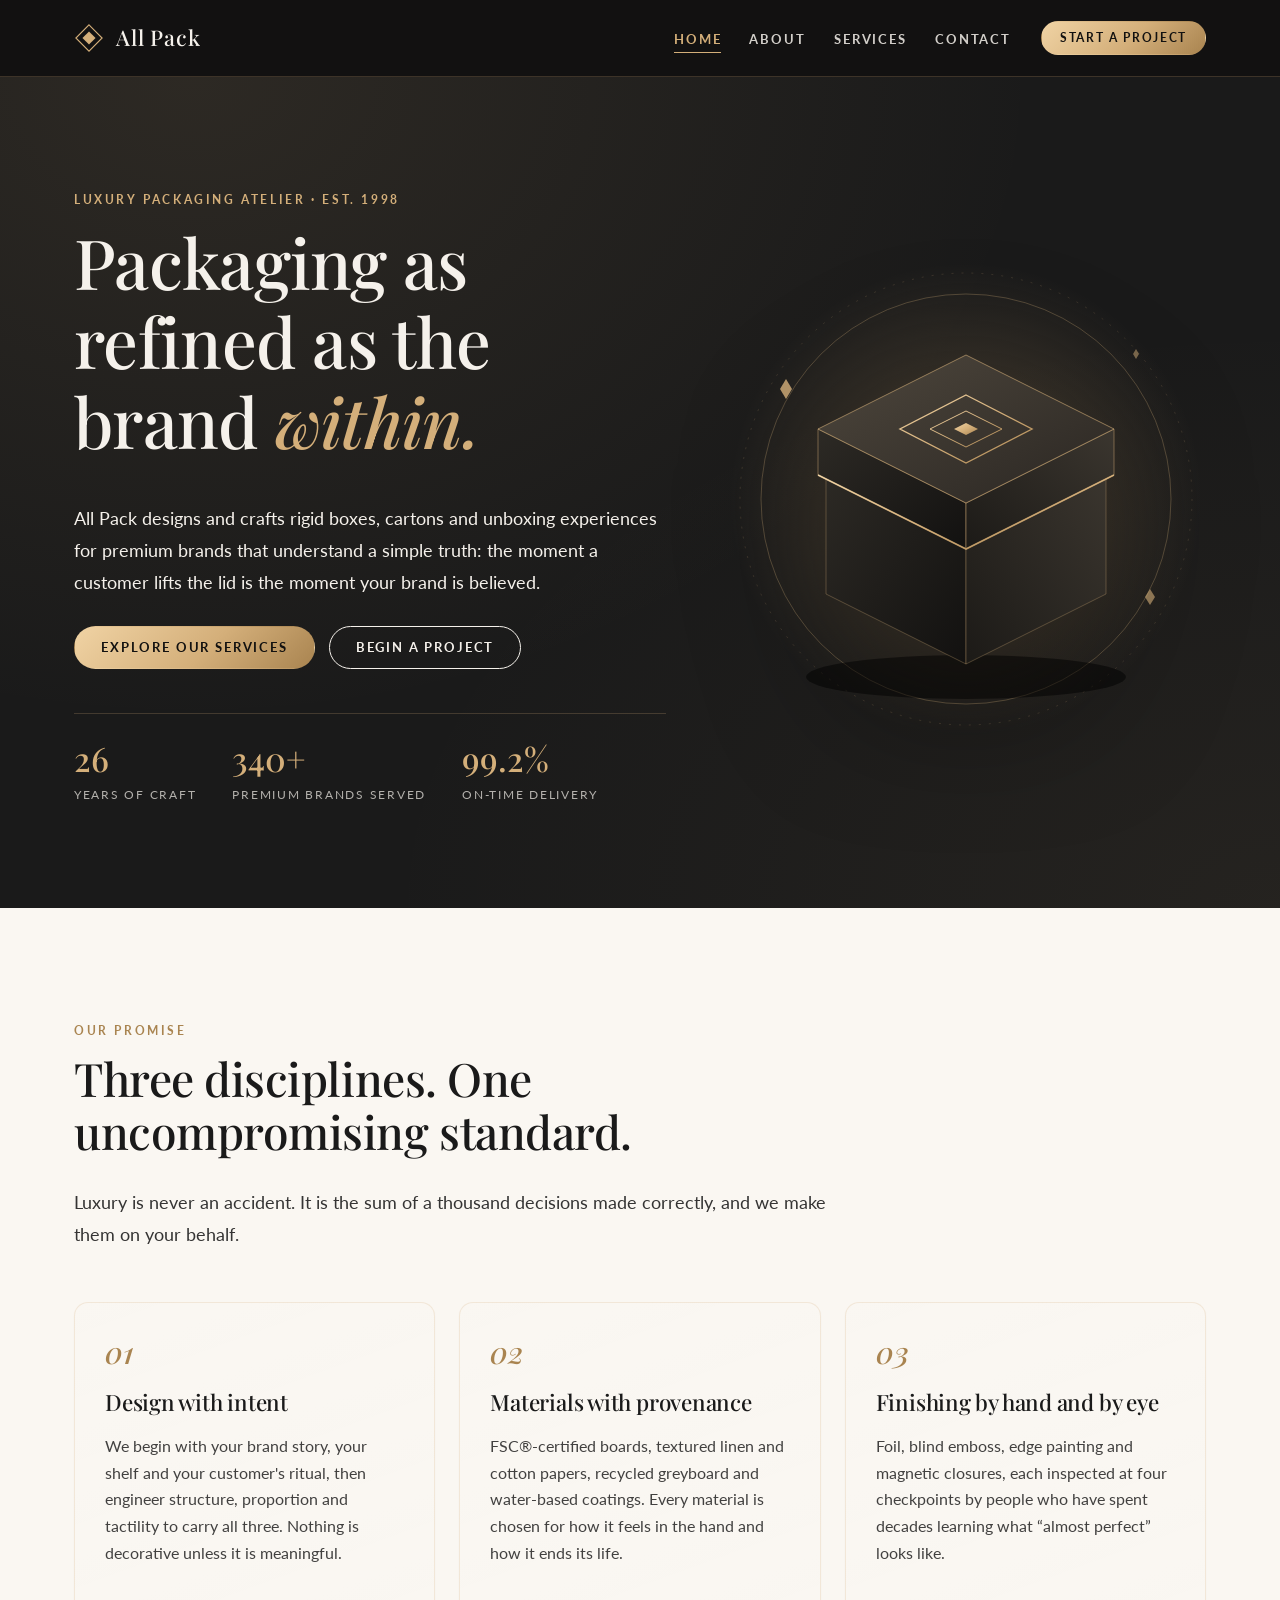
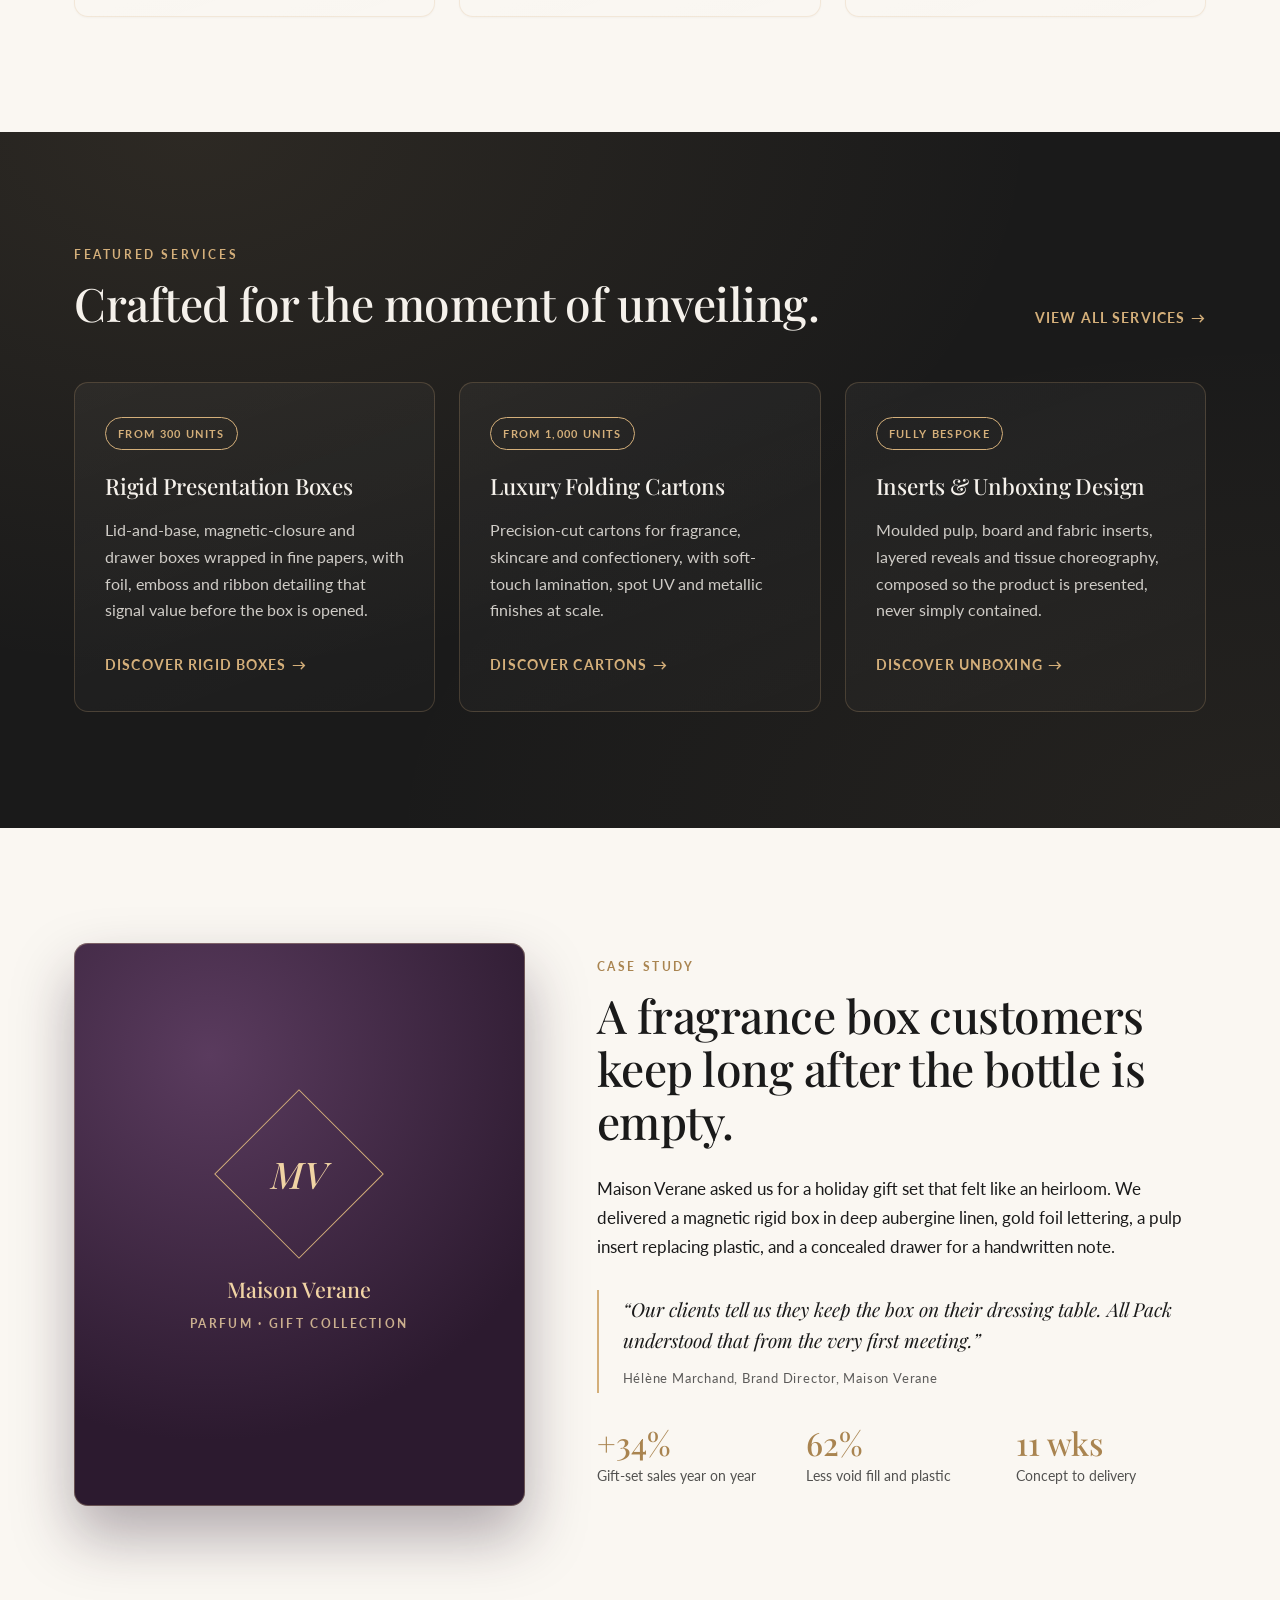
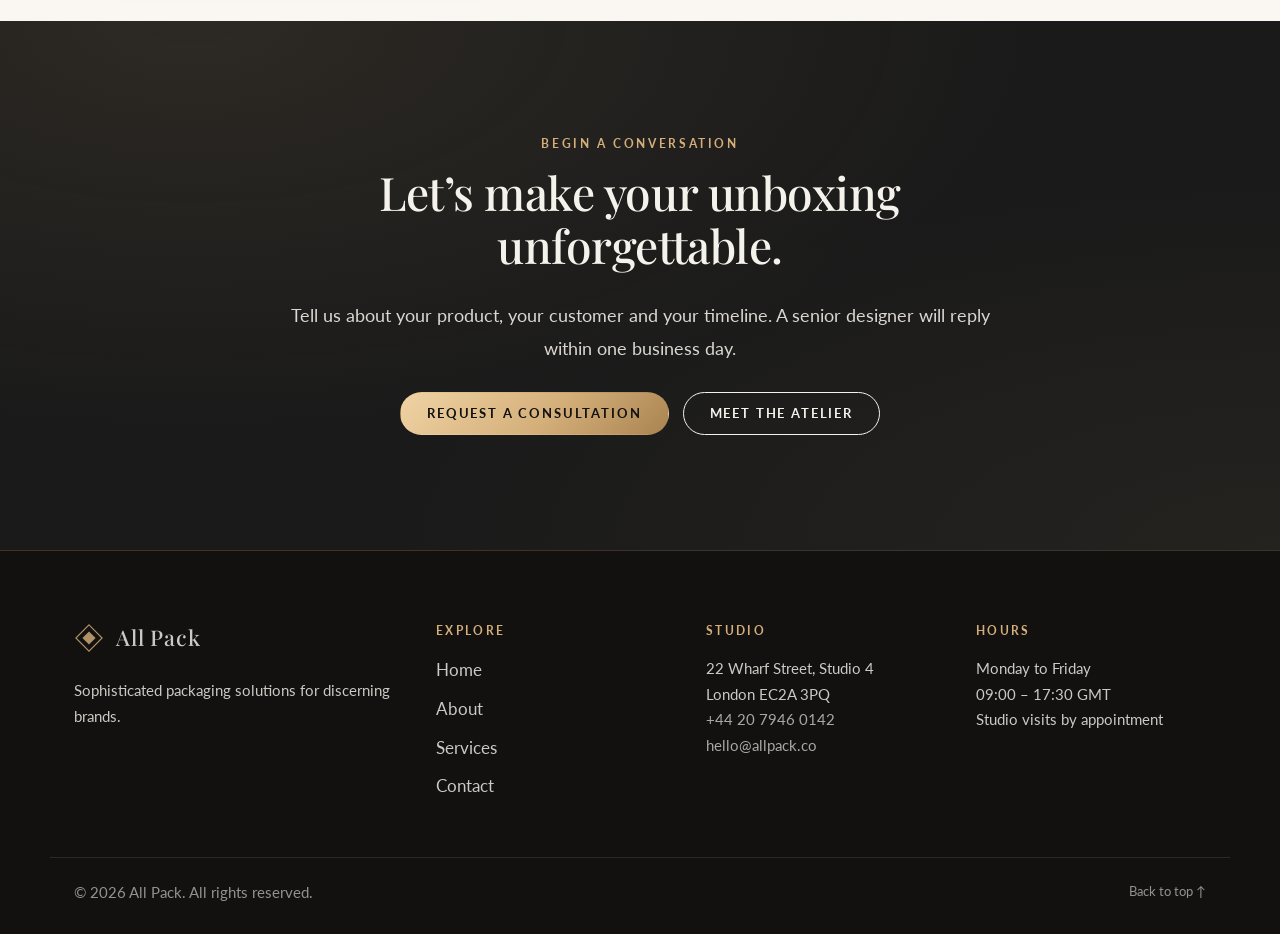
<file: index.html>
<!doctype html>
<html lang="en">
<head>
<meta charset="utf-8">
<meta name="viewport" content="width=device-width, initial-scale=1">
<title>All Pack | Luxury Packaging for Discerning Brands</title>
<meta name="description" content="All Pack designs and crafts rigid boxes, folding cartons and unboxing experiences for premium brands. Sophisticated packaging solutions for discerning brands.">
<meta property="og:title" content="All Pack | Luxury Packaging for Discerning Brands">
<meta property="og:description" content="Rigid boxes, folding cartons and bespoke unboxing experiences, designed and finished with uncommon care.">
<meta property="og:type" content="website">
<meta name="theme-color" content="#1a1a1a">
<link rel="icon" href="favicon.svg" type="image/svg+xml">
<link rel="preconnect" href="https://fonts.googleapis.com">
<link rel="preconnect" href="https://fonts.gstatic.com" crossorigin>
<link href="https://fonts.googleapis.com/css2?family=Lato:wght@300;400;700&family=Playfair+Display:ital,wght@0,400;0,500;0,600;1,400;1,500&display=swap" rel="stylesheet">
<link rel="stylesheet" href="styles.css">
<script>document.documentElement.classList.add('js');</script>
<script src="site.js" defer></script>
<script type="application/ld+json">
{
  "@context": "https://schema.org",
  "@type": "LocalBusiness",
  "name": "All Pack",
  "description": "Luxury packaging company designing and producing rigid boxes, folding cartons, inserts and premium bags for discerning brands.",
  "slogan": "Sophisticated packaging solutions for discerning brands.",
  "email": "hello@allpack.co",
  "telephone": "+44 20 7946 0142",
  "foundingDate": "1998",
  "address": {
    "@type": "PostalAddress",
    "streetAddress": "22 Wharf Street, Studio 4",
    "addressLocality": "London",
    "postalCode": "EC2A 3PQ",
    "addressCountry": "GB"
  },
  "openingHours": "Mo-Fr 09:00-17:30",
  "knowsAbout": ["Rigid box packaging", "Luxury folding cartons", "Sustainable packaging materials", "Hot foil stamping", "Custom packaging design"]
}
</script>
</head>
<body class="theme-dark">
<a class="skip-link" href="#main">Skip to content</a>

<header class="site-header">
  <div class="container header-inner">
    <a class="brand" href="index.html" aria-label="All Pack, home">
      <svg class="brand__mark" viewBox="0 0 32 32" aria-hidden="true"><path d="M16 2 30 16 16 30 2 16Z" fill="none" stroke="currentColor" stroke-width="1.2"/><path d="M16 9 23 16 16 23 9 16Z" fill="currentColor"/></svg>
      <span class="brand__name">All Pack</span>
    </a>
    <button class="nav-toggle" type="button" aria-expanded="false" aria-controls="primary-nav">
      <span class="sr-only">Menu</span><span class="nav-toggle__bars" aria-hidden="true"></span>
    </button>
    <nav id="primary-nav" class="site-nav" aria-label="Primary">
      <ul>
        <li><a href="index.html" aria-current="page">Home</a></li>
        <li><a href="about.html">About</a></li>
        <li><a href="services.html">Services</a></li>
        <li><a href="contact.html">Contact</a></li>
      </ul>
      <a class="btn btn--gold btn--sm" href="contact.html">Start a project</a>
    </nav>
  </div>
</header>

<main id="main">

<section class="hero texture">
  <div class="container hero__grid">
    <div class="hero__copy">
      <p class="eyebrow reveal">Luxury packaging atelier &middot; Est. 1998</p>
      <h1 class="reveal" style="--d:80ms">Packaging as refined as the brand <em>within.</em></h1>
      <p class="lede reveal" style="--d:160ms">All Pack designs and crafts rigid boxes, cartons and unboxing experiences for premium brands that understand a simple truth: the moment a customer lifts the lid is the moment your brand is believed.</p>
      <div class="btn-row reveal" style="--d:240ms">
        <a class="btn btn--gold" href="services.html">Explore our services</a>
        <a class="btn btn--ghost" href="contact.html">Begin a project</a>
      </div>
      <dl class="hero__stats reveal" style="--d:320ms">
        <div><dt>26</dt><dd>Years of craft</dd></div>
        <div><dt>340+</dt><dd>Premium brands served</dd></div>
        <div><dt>99.2%</dt><dd>On-time delivery</dd></div>
      </dl>
    </div>
    <div class="hero__art reveal" style="--d:200ms">
      <svg class="hero-art" viewBox="0 0 480 480" role="img" aria-label="Illustration of a luxury rigid gift box with a champagne-gold foil emblem on the lid">
        <defs>
          <linearGradient id="gL" x1="0" y1="0" x2="1" y2="1"><stop offset="0" stop-color="#2d2a25"/><stop offset="1" stop-color="#121110"/></linearGradient>
          <linearGradient id="gR" x1="1" y1="0" x2="0" y2="1"><stop offset="0" stop-color="#3b362f"/><stop offset="1" stop-color="#1c1a17"/></linearGradient>
          <linearGradient id="gT" x1="0" y1="0" x2="1" y2="1"><stop offset="0" stop-color="#4e473d"/><stop offset="1" stop-color="#2a2622"/></linearGradient>
          <linearGradient id="gold" x1="0" y1="0" x2="1" y2="1"><stop offset="0" stop-color="#f0d3a4"/><stop offset=".5" stop-color="#d4af7a"/><stop offset="1" stop-color="#a98450"/></linearGradient>
          <radialGradient id="glow" cx=".5" cy=".5" r=".5"><stop offset="0" stop-color="#d4af7a" stop-opacity=".3"/><stop offset="1" stop-color="#d4af7a" stop-opacity="0"/></radialGradient>
        </defs>
        <circle cx="240" cy="240" r="236" fill="url(#glow)"/>
        <circle cx="240" cy="240" r="205" fill="none" stroke="#d4af7a" stroke-opacity=".28" stroke-width="1"/>
        <circle cx="240" cy="240" r="226" fill="none" stroke="#d4af7a" stroke-opacity=".16" stroke-width="1" stroke-dasharray="2 8"/>
        <ellipse cx="240" cy="418" rx="160" ry="22" fill="#000" opacity=".5"/>
        <polygon points="100,205 240,275 240,405 100,335" fill="url(#gL)" stroke="#d4af7a" stroke-opacity=".3"/>
        <polygon points="240,275 380,205 380,335 240,405" fill="url(#gR)" stroke="#d4af7a" stroke-opacity=".3"/>
        <polygon points="92,170 240,244 240,290 92,216" fill="url(#gL)" stroke="#d4af7a" stroke-opacity=".45"/>
        <polygon points="240,244 388,170 388,216 240,290" fill="url(#gR)" stroke="#d4af7a" stroke-opacity=".45"/>
        <polygon points="240,96 388,170 240,244 92,170" fill="url(#gT)" stroke="#d4af7a" stroke-opacity=".6"/>
        <polyline points="92,216 240,290 388,216" fill="none" stroke="url(#gold)" stroke-width="1.6"/>
        <polygon points="240,136 306,170 240,204 174,170" fill="none" stroke="url(#gold)" stroke-width="1.4"/>
        <polygon points="240,152 276,170 240,188 204,170" fill="none" stroke="url(#gold)" stroke-width="1"/>
        <polygon points="240,164 252,170 240,176 228,170" fill="url(#gold)"/>
        <path d="M60 120 66 130 60 140 54 130Z" fill="#d4af7a" opacity=".8"/>
        <path d="M424 330 429 338 424 346 419 338Z" fill="#d4af7a" opacity=".6"/>
        <path d="M410 90 413 95 410 100 407 95Z" fill="#d4af7a" opacity=".5"/>
      </svg>
    </div>
  </div>
</section>

<section class="section theme-light" aria-labelledby="value-title">
  <div class="container">
    <div class="section-head reveal">
      <p class="eyebrow">Our promise</p>
      <h2 id="value-title">Three disciplines. One uncompromising standard.</h2>
      <p class="lede">Luxury is never an accident. It is the sum of a thousand decisions made correctly, and we make them on your behalf.</p>
    </div>
    <div class="grid grid--3">
      <article class="card reveal">
        <span class="card__num" aria-hidden="true">01</span>
        <h3>Design with intent</h3>
        <p>We begin with your brand story, your shelf and your customer's ritual, then engineer structure, proportion and tactility to carry all three. Nothing is decorative unless it is meaningful.</p>
      </article>
      <article class="card reveal" style="--d:100ms">
        <span class="card__num" aria-hidden="true">02</span>
        <h3>Materials with provenance</h3>
        <p>FSC&reg;-certified boards, textured linen and cotton papers, recycled greyboard and water-based coatings. Every material is chosen for how it feels in the hand and how it ends its life.</p>
      </article>
      <article class="card reveal" style="--d:200ms">
        <span class="card__num" aria-hidden="true">03</span>
        <h3>Finishing by hand and by eye</h3>
        <p>Foil, blind emboss, edge painting and magnetic closures, each inspected at four checkpoints by people who have spent decades learning what &ldquo;almost perfect&rdquo; looks like.</p>
      </article>
    </div>
  </div>
</section>

<section class="section theme-dark texture" aria-labelledby="services-title">
  <div class="container">
    <div class="section-head section-head--row reveal">
      <div>
        <p class="eyebrow">Featured services</p>
        <h2 id="services-title">Crafted for the moment of unveiling.</h2>
      </div>
      <a class="link-arrow" href="services.html">View all services <span aria-hidden="true">&rarr;</span></a>
    </div>
    <div class="grid grid--3">
      <article class="card card--link reveal">
        <span class="badge">From 300 units</span>
        <h3>Rigid Presentation Boxes</h3>
        <p>Lid-and-base, magnetic-closure and drawer boxes wrapped in fine papers, with foil, emboss and ribbon detailing that signal value before the box is opened.</p>
        <a class="link-arrow" href="services.html#rigid">Discover rigid boxes <span aria-hidden="true">&rarr;</span></a>
      </article>
      <article class="card card--link reveal" style="--d:100ms">
        <span class="badge">From 1,000 units</span>
        <h3>Luxury Folding Cartons</h3>
        <p>Precision-cut cartons for fragrance, skincare and confectionery, with soft-touch lamination, spot UV and metallic finishes at scale.</p>
        <a class="link-arrow" href="services.html#cartons">Discover cartons <span aria-hidden="true">&rarr;</span></a>
      </article>
      <article class="card card--link reveal" style="--d:200ms">
        <span class="badge">Fully bespoke</span>
        <h3>Inserts &amp; Unboxing Design</h3>
        <p>Moulded pulp, board and fabric inserts, layered reveals and tissue choreography, composed so the product is presented, never simply contained.</p>
        <a class="link-arrow" href="services.html#inserts">Discover unboxing <span aria-hidden="true">&rarr;</span></a>
      </article>
    </div>
  </div>
</section>

<section class="section theme-light" aria-labelledby="case-title">
  <div class="container case">
    <div class="case__panel reveal" aria-hidden="true">
      <div class="case__monogram">MV</div>
      <p>Maison Verane<br><span>Parfum &middot; Gift collection</span></p>
    </div>
    <div class="case__body reveal" style="--d:120ms">
      <p class="eyebrow">Case study</p>
      <h2 id="case-title">A fragrance box customers keep long after the bottle is empty.</h2>
      <p>Maison Verane asked us for a holiday gift set that felt like an heirloom. We delivered a magnetic rigid box in deep aubergine linen, gold foil lettering, a pulp insert replacing plastic, and a concealed drawer for a handwritten note.</p>
      <blockquote class="quote">
        <p>&ldquo;Our clients tell us they keep the box on their dressing table. All Pack understood that from the very first meeting.&rdquo;</p>
        <footer>H&eacute;l&egrave;ne Marchand, Brand Director, Maison Verane</footer>
      </blockquote>
      <ul class="metrics">
        <li><strong>+34%</strong><span>Gift-set sales year on year</span></li>
        <li><strong>62%</strong><span>Less void fill and plastic</span></li>
        <li><strong>11 wks</strong><span>Concept to delivery</span></li>
      </ul>
    </div>
  </div>
</section>

<section class="section cta theme-dark texture" aria-labelledby="cta-title">
  <div class="container cta__inner reveal">
    <p class="eyebrow">Begin a conversation</p>
    <h2 id="cta-title">Let&rsquo;s make your unboxing unforgettable.</h2>
    <p class="lede">Tell us about your product, your customer and your timeline. A senior designer will reply within one business day.</p>
    <div class="btn-row btn-row--center">
      <a class="btn btn--gold" href="contact.html">Request a consultation</a>
      <a class="btn btn--ghost" href="about.html">Meet the atelier</a>
    </div>
  </div>
</section>

</main>

<footer class="site-footer">
  <div class="container footer__grid">
    <div class="footer__brand">
      <a class="brand" href="index.html" aria-label="All Pack, home">
        <svg class="brand__mark" viewBox="0 0 32 32" aria-hidden="true"><path d="M16 2 30 16 16 30 2 16Z" fill="none" stroke="currentColor" stroke-width="1.2"/><path d="M16 9 23 16 16 23 9 16Z" fill="currentColor"/></svg>
        <span class="brand__name">All Pack</span>
      </a>
      <p>Sophisticated packaging solutions for discerning brands.</p>
    </div>
    <nav aria-label="Footer">
      <h2 class="footer__title">Explore</h2>
      <ul>
        <li><a href="index.html">Home</a></li>
        <li><a href="about.html">About</a></li>
        <li><a href="services.html">Services</a></li>
        <li><a href="contact.html">Contact</a></li>
      </ul>
    </nav>
    <div>
      <h2 class="footer__title">Studio</h2>
      <address>
        22 Wharf Street, Studio 4<br>London EC2A 3PQ<br>
        <a href="tel:+442079460142">+44 20 7946 0142</a><br>
        <a href="mailto:hello@allpack.co">hello@allpack.co</a>
      </address>
    </div>
    <div>
      <h2 class="footer__title">Hours</h2>
      <p>Monday to Friday<br>09:00 &ndash; 17:30 GMT<br>Studio visits by appointment</p>
    </div>
  </div>
  <div class="container footer__bar">
    <p>&copy; <span data-year>2026</span> All Pack. All rights reserved.</p>
    <a href="#main">Back to top &uarr;</a>
  </div>
</footer>
</body>
</html>
</file>
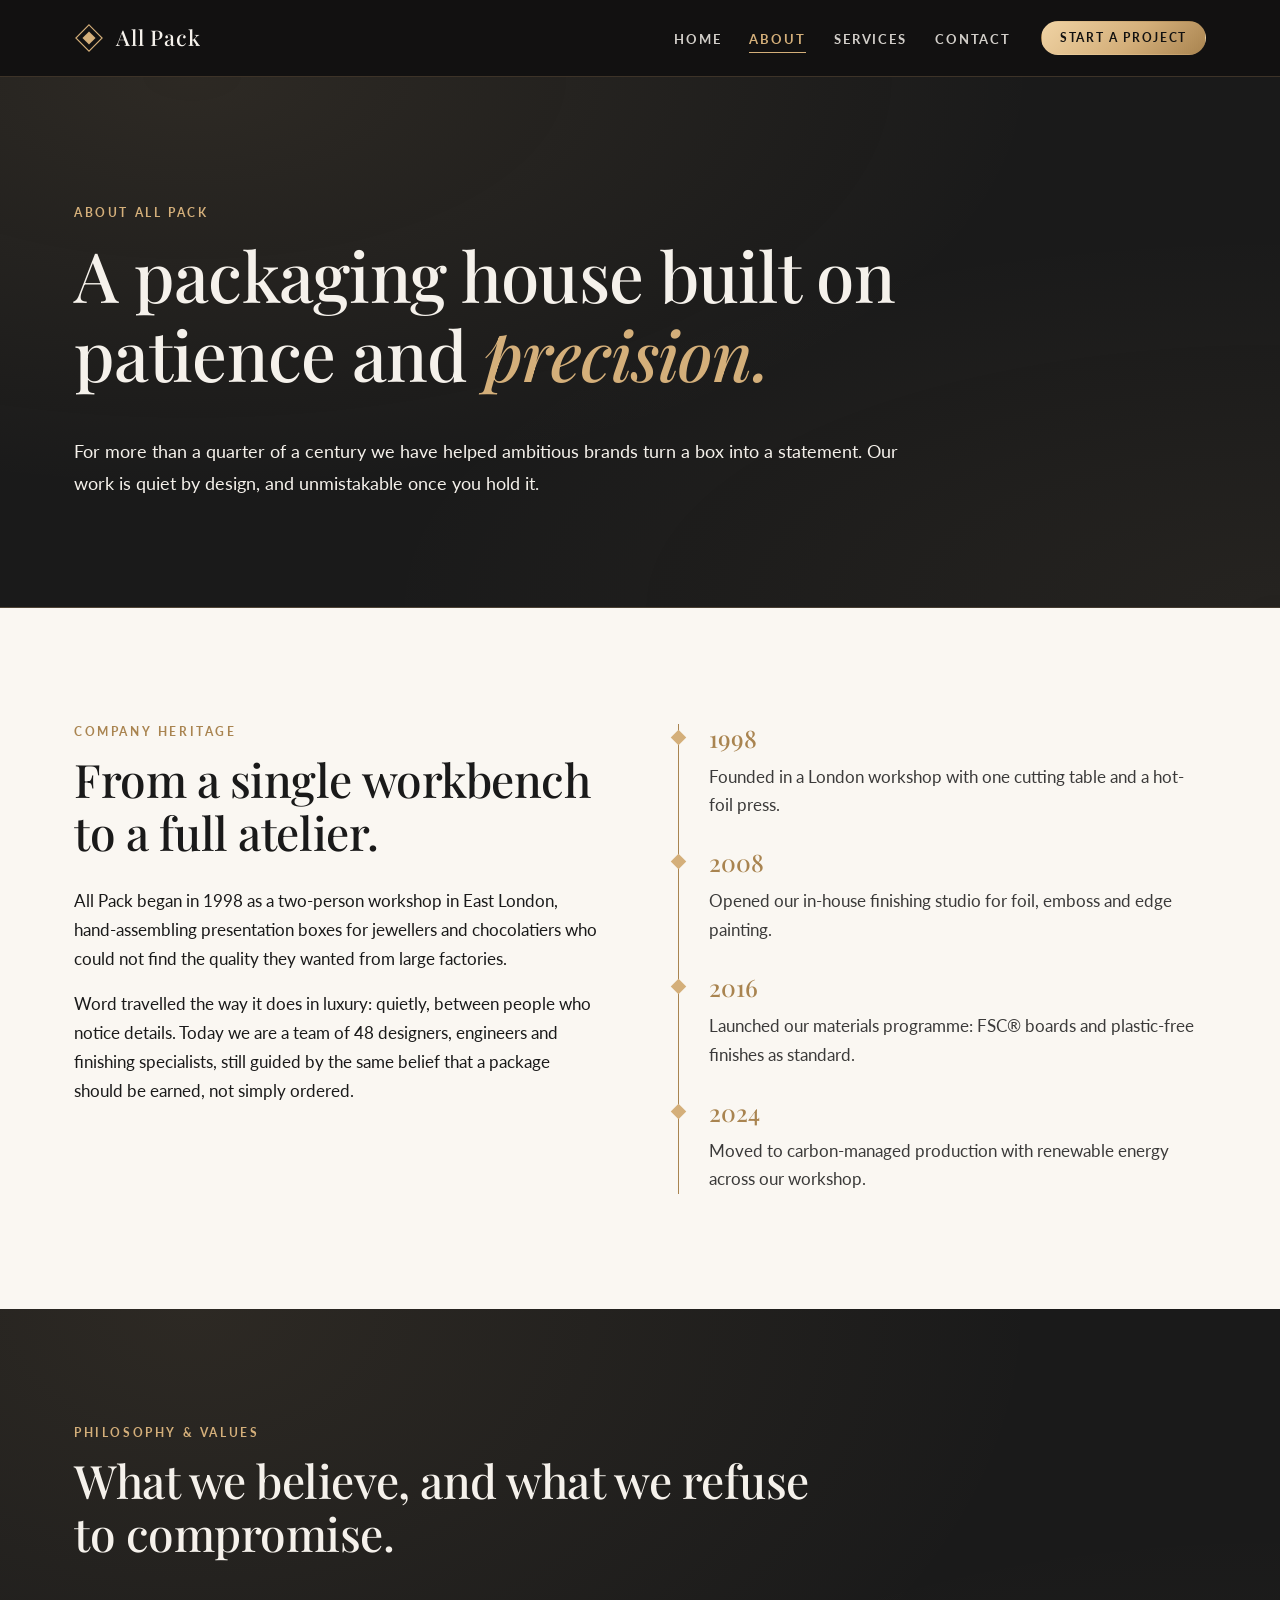
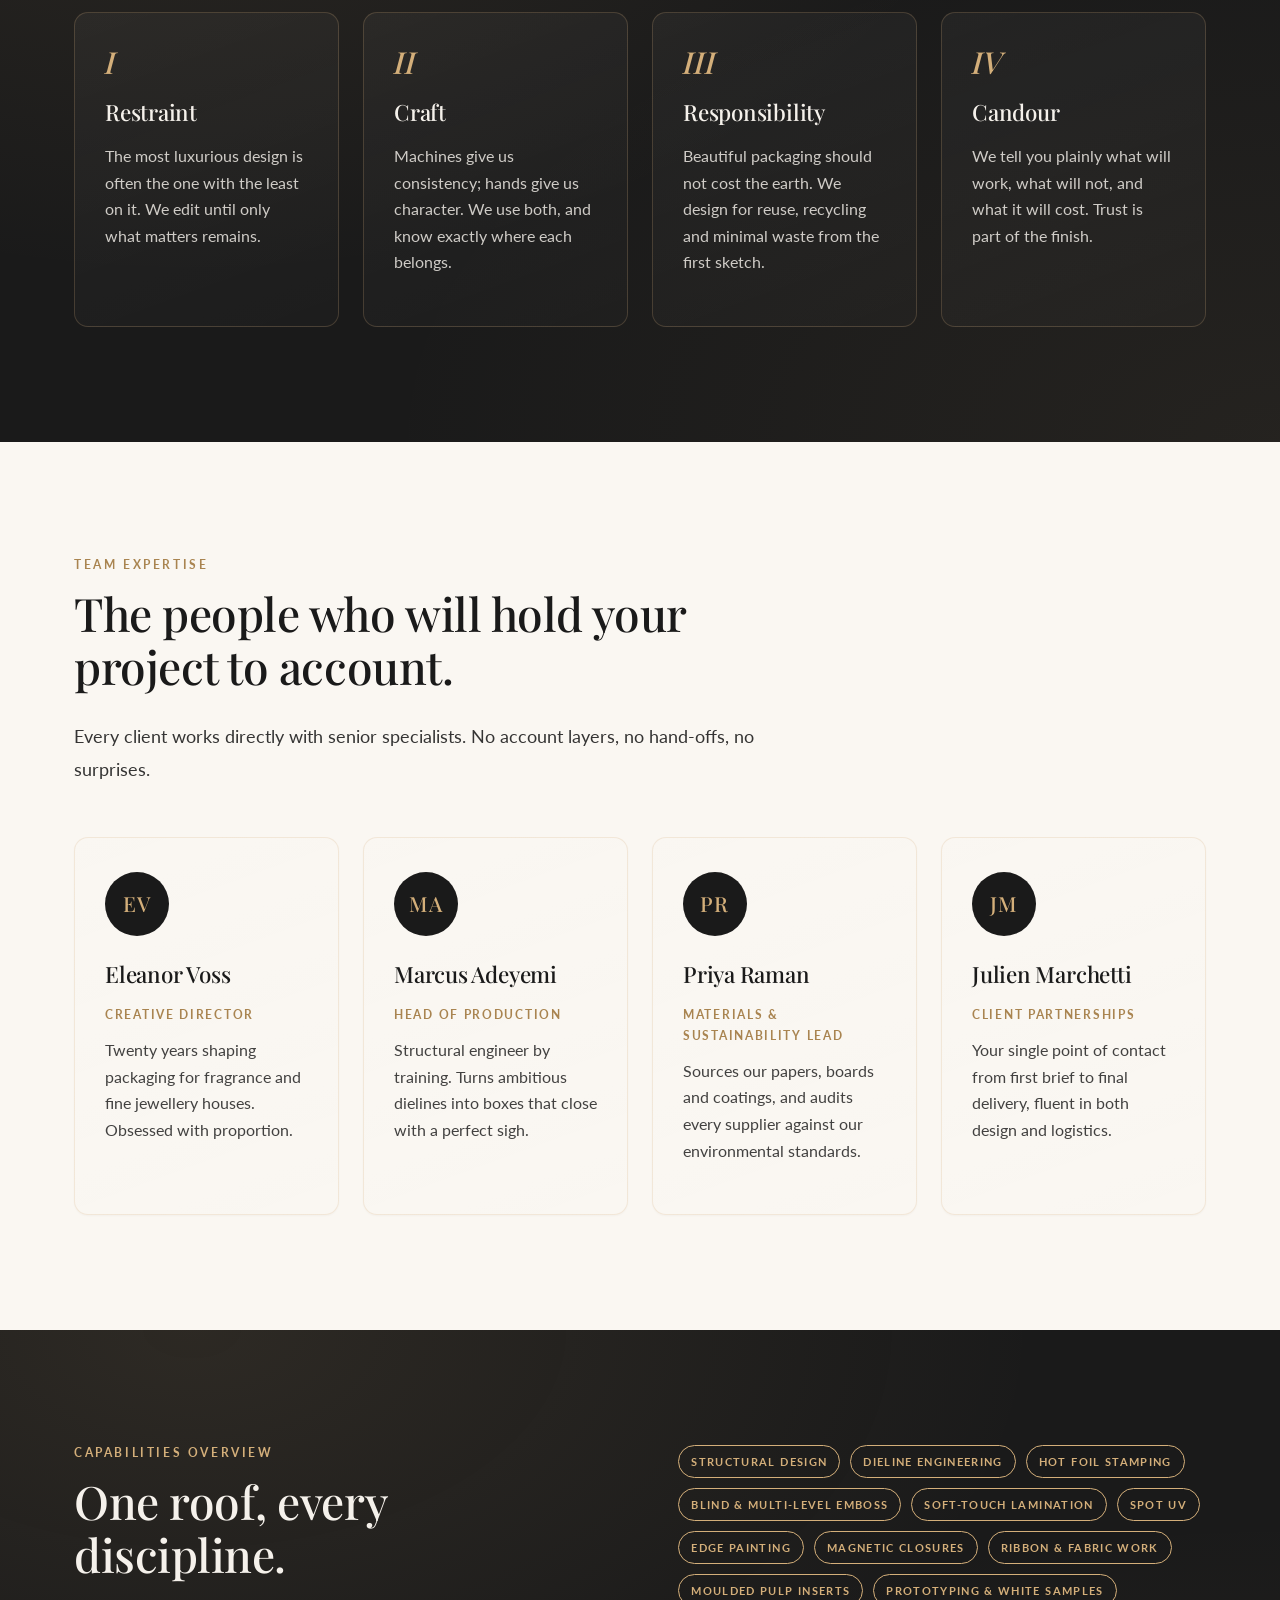
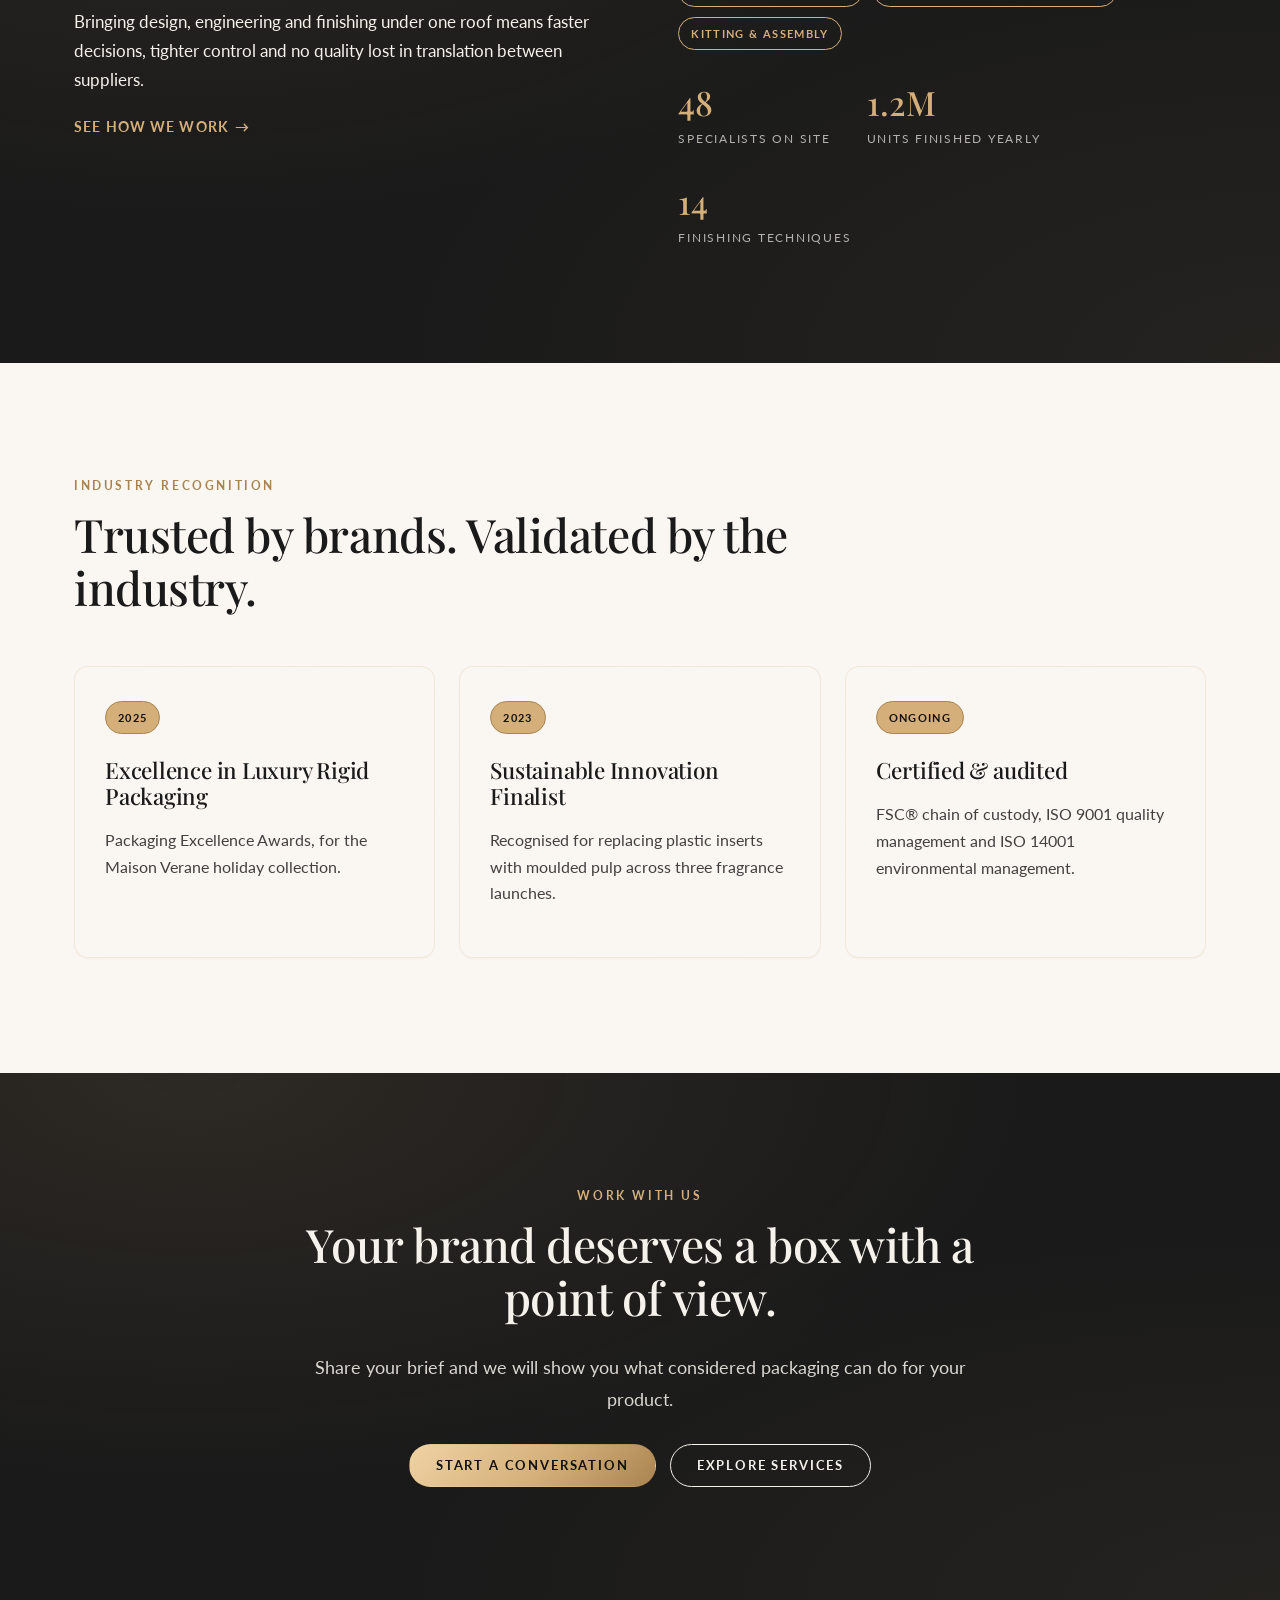
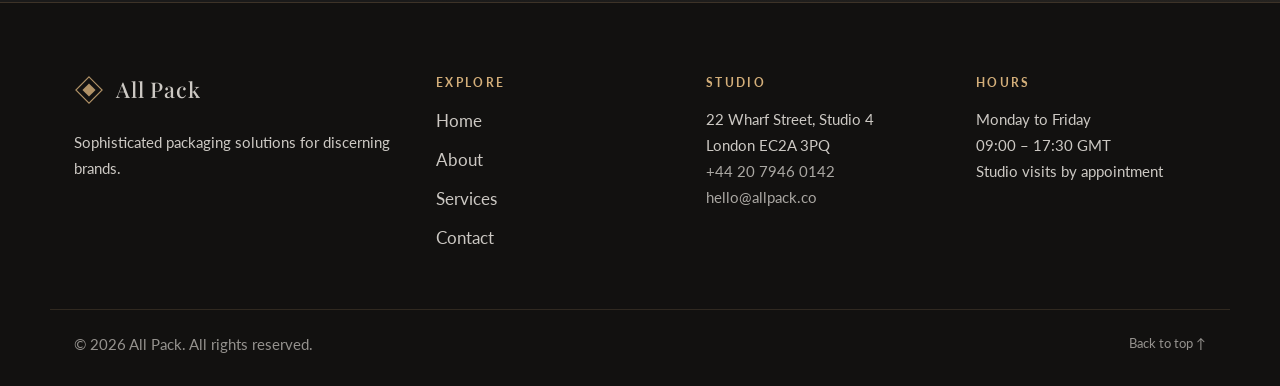
<file: about.html>
<!doctype html>
<html lang="en">
<head>
<meta charset="utf-8">
<meta name="viewport" content="width=device-width, initial-scale=1">
<title>About All Pack | Heritage, Philosophy and Expertise</title>
<meta name="description" content="Since 1998 All Pack has crafted luxury packaging for premium brands. Discover our heritage, values, team and the capabilities behind every box.">
<meta property="og:title" content="About All Pack | Heritage, Philosophy and Expertise">
<meta property="og:description" content="A packaging house built on patience and precision. Meet the people, principles and craft behind All Pack.">
<meta property="og:type" content="website">
<meta name="theme-color" content="#1a1a1a">
<link rel="icon" href="favicon.svg" type="image/svg+xml">
<link rel="preconnect" href="https://fonts.googleapis.com">
<link rel="preconnect" href="https://fonts.gstatic.com" crossorigin>
<link href="https://fonts.googleapis.com/css2?family=Lato:wght@300;400;700&family=Playfair+Display:ital,wght@0,400;0,500;0,600;1,400;1,500&display=swap" rel="stylesheet">
<link rel="stylesheet" href="styles.css">
<script>document.documentElement.classList.add('js');</script>
<script src="site.js" defer></script>
</head>
<body class="theme-dark">
<a class="skip-link" href="#main">Skip to content</a>

<header class="site-header">
  <div class="container header-inner">
    <a class="brand" href="index.html" aria-label="All Pack, home">
      <svg class="brand__mark" viewBox="0 0 32 32" aria-hidden="true"><path d="M16 2 30 16 16 30 2 16Z" fill="none" stroke="currentColor" stroke-width="1.2"/><path d="M16 9 23 16 16 23 9 16Z" fill="currentColor"/></svg>
      <span class="brand__name">All Pack</span>
    </a>
    <button class="nav-toggle" type="button" aria-expanded="false" aria-controls="primary-nav">
      <span class="sr-only">Menu</span><span class="nav-toggle__bars" aria-hidden="true"></span>
    </button>
    <nav id="primary-nav" class="site-nav" aria-label="Primary">
      <ul>
        <li><a href="index.html">Home</a></li>
        <li><a href="about.html" aria-current="page">About</a></li>
        <li><a href="services.html">Services</a></li>
        <li><a href="contact.html">Contact</a></li>
      </ul>
      <a class="btn btn--gold btn--sm" href="contact.html">Start a project</a>
    </nav>
  </div>
</header>

<main id="main">

<section class="page-hero texture">
  <div class="container">
    <p class="eyebrow reveal">About All Pack</p>
    <h1 class="reveal" style="--d:80ms">A packaging house built on patience and <em>precision.</em></h1>
    <p class="lede reveal" style="--d:160ms">For more than a quarter of a century we have helped ambitious brands turn a box into a statement. Our work is quiet by design, and unmistakable once you hold it.</p>
  </div>
</section>

<section class="section theme-light" aria-labelledby="heritage-title">
  <div class="container split">
    <div class="reveal">
      <p class="eyebrow">Company heritage</p>
      <h2 id="heritage-title">From a single workbench to a full atelier.</h2>
      <p>All Pack began in 1998 as a two-person workshop in East London, hand-assembling presentation boxes for jewellers and chocolatiers who could not find the quality they wanted from large factories.</p>
      <p>Word travelled the way it does in luxury: quietly, between people who notice details. Today we are a team of 48 designers, engineers and finishing specialists, still guided by the same belief that a package should be earned, not simply ordered.</p>
    </div>
    <ol class="timeline reveal" style="--d:120ms">
      <li><span class="timeline__year">1998</span><p>Founded in a London workshop with one cutting table and a hot-foil press.</p></li>
      <li><span class="timeline__year">2008</span><p>Opened our in-house finishing studio for foil, emboss and edge painting.</p></li>
      <li><span class="timeline__year">2016</span><p>Launched our materials programme: FSC&reg; boards and plastic-free finishes as standard.</p></li>
      <li><span class="timeline__year">2024</span><p>Moved to carbon-managed production with renewable energy across our workshop.</p></li>
    </ol>
  </div>
</section>

<section class="section theme-dark texture" aria-labelledby="values-title">
  <div class="container">
    <div class="section-head reveal">
      <p class="eyebrow">Philosophy &amp; values</p>
      <h2 id="values-title">What we believe, and what we refuse to compromise.</h2>
    </div>
    <div class="grid grid--4">
      <article class="card reveal">
        <span class="card__num" aria-hidden="true">I</span>
        <h3>Restraint</h3>
        <p>The most luxurious design is often the one with the least on it. We edit until only what matters remains.</p>
      </article>
      <article class="card reveal" style="--d:80ms">
        <span class="card__num" aria-hidden="true">II</span>
        <h3>Craft</h3>
        <p>Machines give us consistency; hands give us character. We use both, and know exactly where each belongs.</p>
      </article>
      <article class="card reveal" style="--d:160ms">
        <span class="card__num" aria-hidden="true">III</span>
        <h3>Responsibility</h3>
        <p>Beautiful packaging should not cost the earth. We design for reuse, recycling and minimal waste from the first sketch.</p>
      </article>
      <article class="card reveal" style="--d:240ms">
        <span class="card__num" aria-hidden="true">IV</span>
        <h3>Candour</h3>
        <p>We tell you plainly what will work, what will not, and what it will cost. Trust is part of the finish.</p>
      </article>
    </div>
  </div>
</section>

<section class="section theme-light" aria-labelledby="team-title">
  <div class="container">
    <div class="section-head reveal">
      <p class="eyebrow">Team expertise</p>
      <h2 id="team-title">The people who will hold your project to account.</h2>
      <p class="lede">Every client works directly with senior specialists. No account layers, no hand-offs, no surprises.</p>
    </div>
    <div class="grid grid--4">
      <article class="card team reveal">
        <div class="team__mono" aria-hidden="true">EV</div>
        <h3>Eleanor Voss</h3>
        <p class="team__role">Creative Director</p>
        <p>Twenty years shaping packaging for fragrance and fine jewellery houses. Obsessed with proportion.</p>
      </article>
      <article class="card team reveal" style="--d:80ms">
        <div class="team__mono" aria-hidden="true">MA</div>
        <h3>Marcus Adeyemi</h3>
        <p class="team__role">Head of Production</p>
        <p>Structural engineer by training. Turns ambitious dielines into boxes that close with a perfect sigh.</p>
      </article>
      <article class="card team reveal" style="--d:160ms">
        <div class="team__mono" aria-hidden="true">PR</div>
        <h3>Priya Raman</h3>
        <p class="team__role">Materials &amp; Sustainability Lead</p>
        <p>Sources our papers, boards and coatings, and audits every supplier against our environmental standards.</p>
      </article>
      <article class="card team reveal" style="--d:240ms">
        <div class="team__mono" aria-hidden="true">JM</div>
        <h3>Julien Marchetti</h3>
        <p class="team__role">Client Partnerships</p>
        <p>Your single point of contact from first brief to final delivery, fluent in both design and logistics.</p>
      </article>
    </div>
  </div>
</section>

<section class="section theme-dark texture" aria-labelledby="cap-title">
  <div class="container split">
    <div class="reveal">
      <p class="eyebrow">Capabilities overview</p>
      <h2 id="cap-title">One roof, every discipline.</h2>
      <p>Bringing design, engineering and finishing under one roof means faster decisions, tighter control and no quality lost in translation between suppliers.</p>
      <a class="link-arrow" href="services.html">See how we work <span aria-hidden="true">&rarr;</span></a>
    </div>
    <div class="reveal" style="--d:120ms">
      <ul class="chips" aria-label="Capabilities">
        <li class="badge">Structural design</li>
        <li class="badge">Dieline engineering</li>
        <li class="badge">Hot foil stamping</li>
        <li class="badge">Blind &amp; multi-level emboss</li>
        <li class="badge">Soft-touch lamination</li>
        <li class="badge">Spot UV</li>
        <li class="badge">Edge painting</li>
        <li class="badge">Magnetic closures</li>
        <li class="badge">Ribbon &amp; fabric work</li>
        <li class="badge">Moulded pulp inserts</li>
        <li class="badge">Prototyping &amp; white samples</li>
        <li class="badge">Kitting &amp; assembly</li>
      </ul>
      <dl class="stats-inline">
        <div><dt>48</dt><dd>Specialists on site</dd></div>
        <div><dt>1.2M</dt><dd>Units finished yearly</dd></div>
        <div><dt>14</dt><dd>Finishing techniques</dd></div>
      </dl>
    </div>
  </div>
</section>

<section class="section theme-light" aria-labelledby="rec-title">
  <div class="container">
    <div class="section-head reveal">
      <p class="eyebrow">Industry recognition</p>
      <h2 id="rec-title">Trusted by brands. Validated by the industry.</h2>
    </div>
    <div class="grid grid--3">
      <article class="card reveal">
        <span class="badge badge--solid">2025</span>
        <h3>Excellence in Luxury Rigid Packaging</h3>
        <p>Packaging Excellence Awards, for the Maison Verane holiday collection.</p>
      </article>
      <article class="card reveal" style="--d:100ms">
        <span class="badge badge--solid">2023</span>
        <h3>Sustainable Innovation Finalist</h3>
        <p>Recognised for replacing plastic inserts with moulded pulp across three fragrance launches.</p>
      </article>
      <article class="card reveal" style="--d:200ms">
        <span class="badge badge--solid">Ongoing</span>
        <h3>Certified &amp; audited</h3>
        <p>FSC&reg; chain of custody, ISO 9001 quality management and ISO 14001 environmental management.</p>
      </article>
    </div>
  </div>
</section>

<section class="section cta theme-dark texture" aria-labelledby="cta-title">
  <div class="container cta__inner reveal">
    <p class="eyebrow">Work with us</p>
    <h2 id="cta-title">Your brand deserves a box with a point of view.</h2>
    <p class="lede">Share your brief and we will show you what considered packaging can do for your product.</p>
    <div class="btn-row btn-row--center">
      <a class="btn btn--gold" href="contact.html">Start a conversation</a>
      <a class="btn btn--ghost" href="services.html">Explore services</a>
    </div>
  </div>
</section>

</main>

<footer class="site-footer">
  <div class="container footer__grid">
    <div class="footer__brand">
      <a class="brand" href="index.html" aria-label="All Pack, home">
        <svg class="brand__mark" viewBox="0 0 32 32" aria-hidden="true"><path d="M16 2 30 16 16 30 2 16Z" fill="none" stroke="currentColor" stroke-width="1.2"/><path d="M16 9 23 16 16 23 9 16Z" fill="currentColor"/></svg>
        <span class="brand__name">All Pack</span>
      </a>
      <p>Sophisticated packaging solutions for discerning brands.</p>
    </div>
    <nav aria-label="Footer">
      <h2 class="footer__title">Explore</h2>
      <ul>
        <li><a href="index.html">Home</a></li>
        <li><a href="about.html">About</a></li>
        <li><a href="services.html">Services</a></li>
        <li><a href="contact.html">Contact</a></li>
      </ul>
    </nav>
    <div>
      <h2 class="footer__title">Studio</h2>
      <address>
        22 Wharf Street, Studio 4<br>London EC2A 3PQ<br>
        <a href="tel:+442079460142">+44 20 7946 0142</a><br>
        <a href="mailto:hello@allpack.co">hello@allpack.co</a>
      </address>
    </div>
    <div>
      <h2 class="footer__title">Hours</h2>
      <p>Monday to Friday<br>09:00 &ndash; 17:30 GMT<br>Studio visits by appointment</p>
    </div>
  </div>
  <div class="container footer__bar">
    <p>&copy; <span data-year>2026</span> All Pack. All rights reserved.</p>
    <a href="#main">Back to top &uarr;</a>
  </div>
</footer>
</body>
</html>
</file>
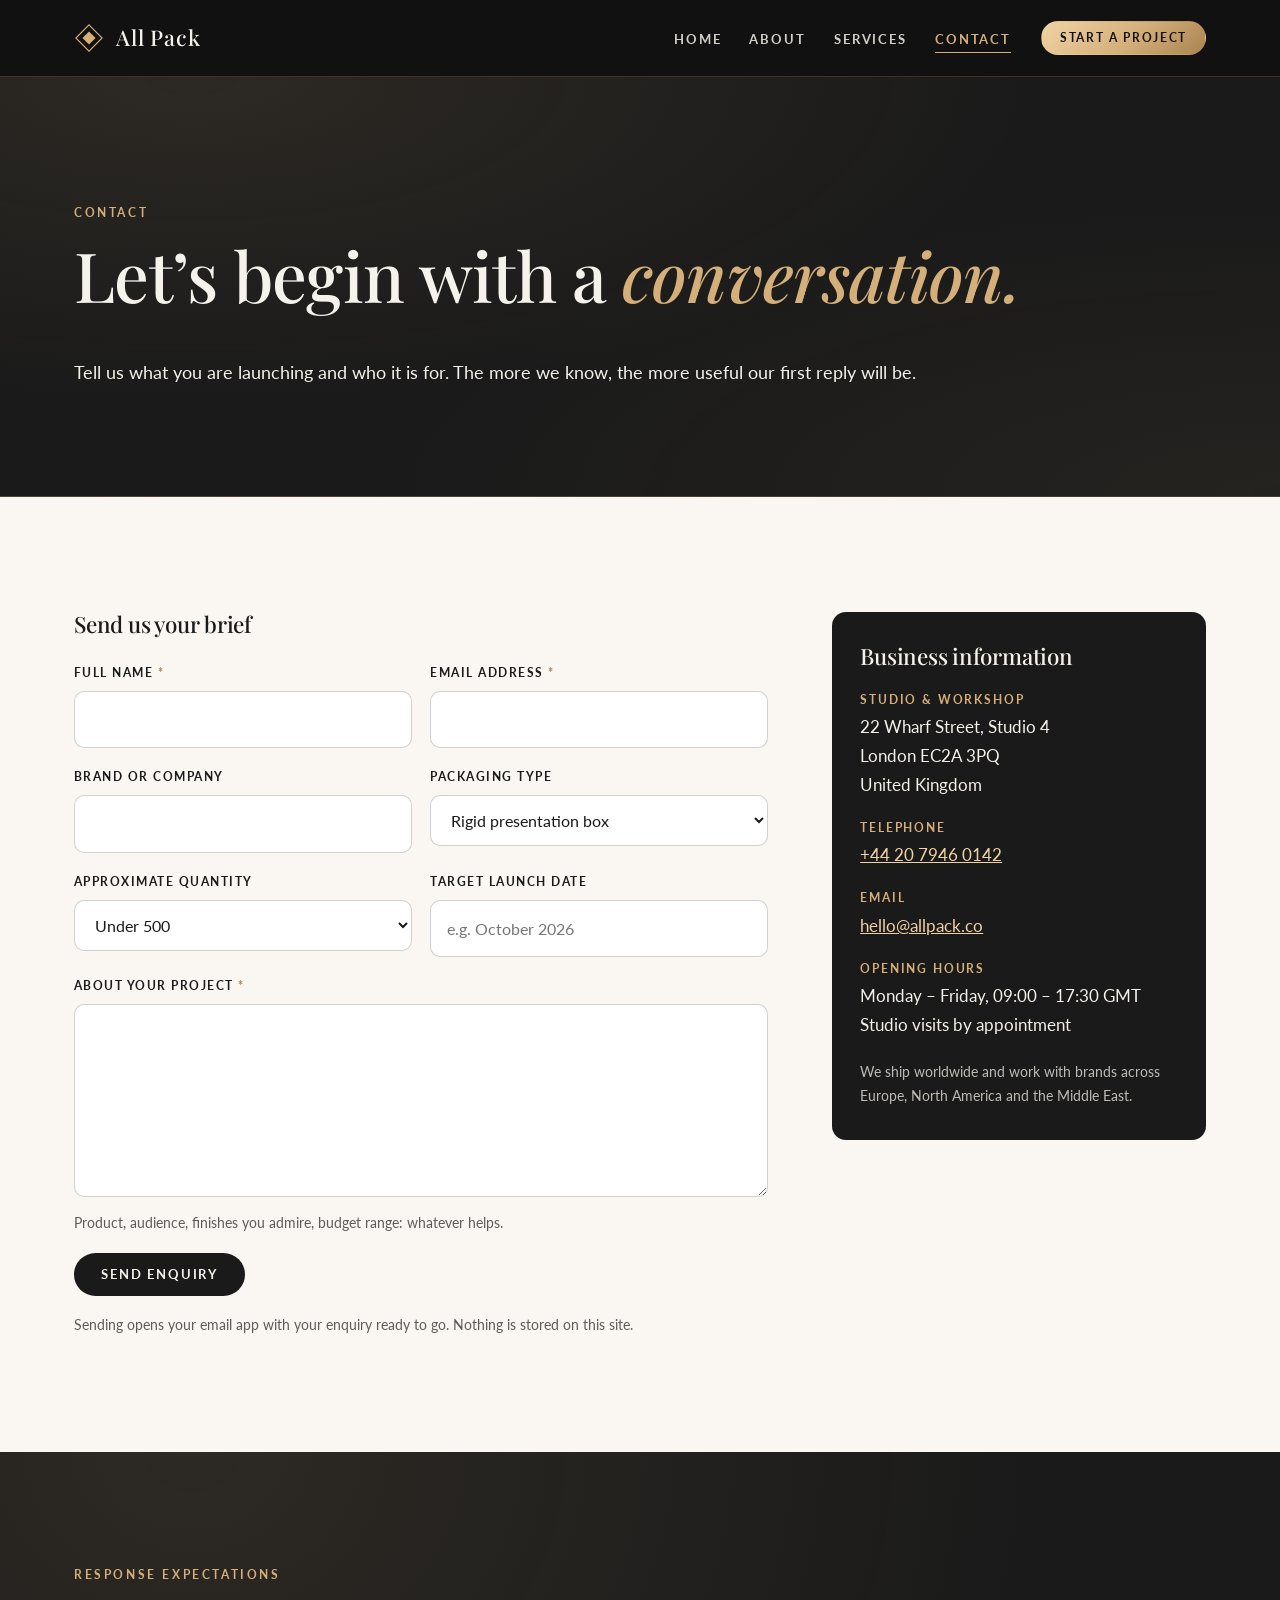
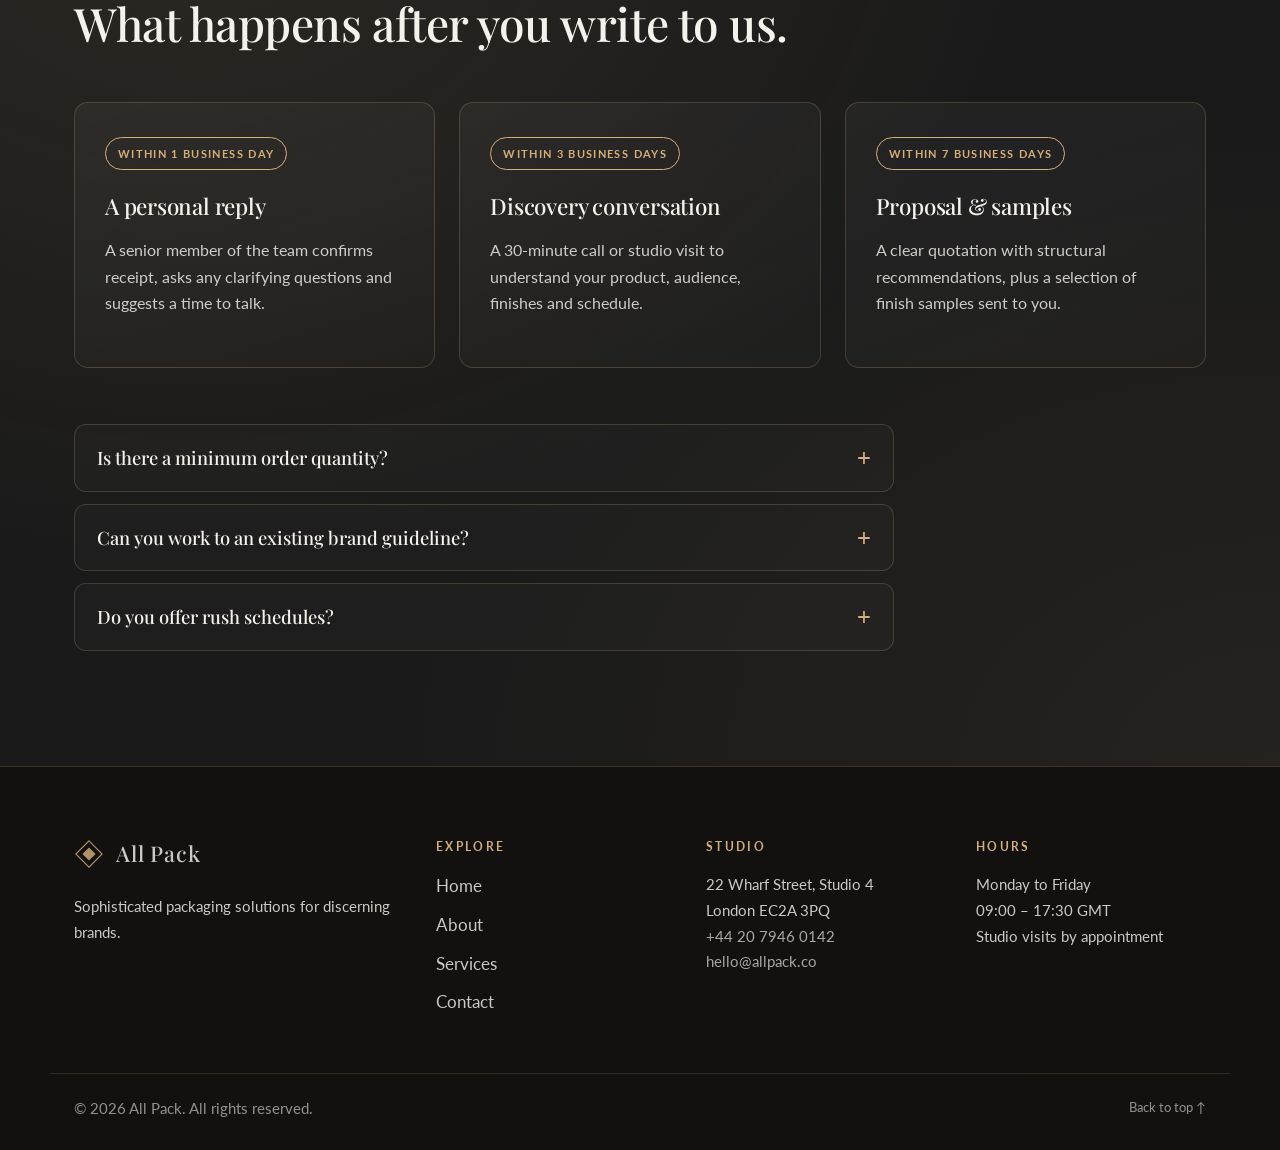
<file: contact.html>
<!doctype html>
<html lang="en">
<head>
<meta charset="utf-8">
<meta name="viewport" content="width=device-width, initial-scale=1">
<title>Contact All Pack | Start Your Packaging Project</title>
<meta name="description" content="Contact All Pack to discuss your luxury packaging project. Send a brief, call the London studio and expect a senior reply within one business day.">
<meta property="og:title" content="Contact All Pack | Start Your Packaging Project">
<meta property="og:description" content="Share your brief with our London studio. A senior designer will reply within one business day.">
<meta property="og:type" content="website">
<meta name="theme-color" content="#1a1a1a">
<link rel="icon" href="favicon.svg" type="image/svg+xml">
<link rel="preconnect" href="https://fonts.googleapis.com">
<link rel="preconnect" href="https://fonts.gstatic.com" crossorigin>
<link href="https://fonts.googleapis.com/css2?family=Lato:wght@300;400;700&family=Playfair+Display:ital,wght@0,400;0,500;0,600;1,400;1,500&display=swap" rel="stylesheet">
<link rel="stylesheet" href="styles.css">
<script>document.documentElement.classList.add('js');</script>
<script src="site.js" defer></script>
</head>
<body class="theme-dark">
<a class="skip-link" href="#main">Skip to content</a>

<header class="site-header">
  <div class="container header-inner">
    <a class="brand" href="index.html" aria-label="All Pack, home">
      <svg class="brand__mark" viewBox="0 0 32 32" aria-hidden="true"><path d="M16 2 30 16 16 30 2 16Z" fill="none" stroke="currentColor" stroke-width="1.2"/><path d="M16 9 23 16 16 23 9 16Z" fill="currentColor"/></svg>
      <span class="brand__name">All Pack</span>
    </a>
    <button class="nav-toggle" type="button" aria-expanded="false" aria-controls="primary-nav">
      <span class="sr-only">Menu</span><span class="nav-toggle__bars" aria-hidden="true"></span>
    </button>
    <nav id="primary-nav" class="site-nav" aria-label="Primary">
      <ul>
        <li><a href="index.html">Home</a></li>
        <li><a href="about.html">About</a></li>
        <li><a href="services.html">Services</a></li>
        <li><a href="contact.html" aria-current="page">Contact</a></li>
      </ul>
      <a class="btn btn--gold btn--sm" href="contact.html">Start a project</a>
    </nav>
  </div>
</header>

<main id="main">

<section class="page-hero texture">
  <div class="container">
    <p class="eyebrow reveal">Contact</p>
    <h1 class="reveal" style="--d:80ms">Let&rsquo;s begin with a <em>conversation.</em></h1>
    <p class="lede reveal" style="--d:160ms">Tell us what you are launching and who it is for. The more we know, the more useful our first reply will be.</p>
  </div>
</section>

<section class="section theme-light" aria-labelledby="form-title">
  <div class="container contact">
    <div class="reveal">
      <h2 id="form-title" class="h3-like">Send us your brief</h2>
      <form class="form" id="contact-form" novalidate>
        <div class="form__row">
          <div class="field">
            <label for="name">Full name <span class="req" aria-hidden="true">*</span></label>
            <input id="name" name="name" type="text" autocomplete="name" required>
          </div>
          <div class="field">
            <label for="email">Email address <span class="req" aria-hidden="true">*</span></label>
            <input id="email" name="email" type="email" autocomplete="email" required>
          </div>
        </div>
        <div class="form__row">
          <div class="field">
            <label for="company">Brand or company</label>
            <input id="company" name="company" type="text" autocomplete="organization">
          </div>
          <div class="field">
            <label for="type">Packaging type</label>
            <select id="type" name="type">
              <option>Rigid presentation box</option>
              <option>Luxury folding carton</option>
              <option>Insert or unboxing design</option>
              <option>Bags, sleeves or wraps</option>
              <option>Limited edition or gifting</option>
              <option>E-commerce shipper</option>
              <option>Not sure yet</option>
            </select>
          </div>
        </div>
        <div class="form__row">
          <div class="field">
            <label for="qty">Approximate quantity</label>
            <select id="qty" name="qty">
              <option>Under 500</option>
              <option>500 &ndash; 2,000</option>
              <option>2,000 &ndash; 10,000</option>
              <option>10,000+</option>
            </select>
          </div>
          <div class="field">
            <label for="date">Target launch date</label>
            <input id="date" name="date" type="text" placeholder="e.g. October 2026">
          </div>
        </div>
        <div class="field">
          <label for="message">About your project <span class="req" aria-hidden="true">*</span></label>
          <textarea id="message" name="message" rows="6" required aria-describedby="msg-hint"></textarea>
          <p class="hint" id="msg-hint">Product, audience, finishes you admire, budget range: whatever helps.</p>
        </div>
        <p class="form__error" id="form-error" role="alert" hidden>Please complete your name, a valid email address and a short description of your project.</p>
        <div class="form__actions">
          <button class="btn btn--dark" type="submit">Send enquiry</button>
          <p class="hint">Sending opens your email app with your enquiry ready to go. Nothing is stored on this site.</p>
        </div>
        <div class="form__success" id="form-success" role="status" tabindex="-1" hidden>
          <strong>Thank you. Your enquiry is ready to send.</strong>
          <p>Your email app should now be open with your message. If it did not open, write to <a href="mailto:hello@allpack.co">hello@allpack.co</a> and we will reply within one business day.</p>
        </div>
      </form>
    </div>

    <aside class="info reveal" style="--d:120ms" aria-labelledby="info-title">
      <h2 id="info-title" class="h3-like">Business information</h2>
      <dl class="info__list">
        <div><dt>Studio &amp; workshop</dt><dd>22 Wharf Street, Studio 4<br>London EC2A 3PQ<br>United Kingdom</dd></div>
        <div><dt>Telephone</dt><dd><a href="tel:+442079460142">+44 20 7946 0142</a></dd></div>
        <div><dt>Email</dt><dd><a href="mailto:hello@allpack.co">hello@allpack.co</a></dd></div>
        <div><dt>Opening hours</dt><dd>Monday &ndash; Friday, 09:00 &ndash; 17:30 GMT<br>Studio visits by appointment</dd></div>
      </dl>
      <p class="info__note">We ship worldwide and work with brands across Europe, North America and the Middle East.</p>
    </aside>
  </div>
</section>

<section class="section theme-dark texture" aria-labelledby="resp-title">
  <div class="container">
    <div class="section-head reveal">
      <p class="eyebrow">Response expectations</p>
      <h2 id="resp-title">What happens after you write to us.</h2>
    </div>
    <ol class="grid grid--3 expect">
      <li class="card reveal">
        <span class="badge">Within 1 business day</span>
        <h3>A personal reply</h3>
        <p>A senior member of the team confirms receipt, asks any clarifying questions and suggests a time to talk.</p>
      </li>
      <li class="card reveal" style="--d:100ms">
        <span class="badge">Within 3 business days</span>
        <h3>Discovery conversation</h3>
        <p>A 30-minute call or studio visit to understand your product, audience, finishes and schedule.</p>
      </li>
      <li class="card reveal" style="--d:200ms">
        <span class="badge">Within 7 business days</span>
        <h3>Proposal &amp; samples</h3>
        <p>A clear quotation with structural recommendations, plus a selection of finish samples sent to you.</p>
      </li>
    </ol>
    <div class="faq reveal">
      <details>
        <summary>Is there a minimum order quantity?</summary>
        <p>It depends on the format. Limited editions start from 100 units, rigid boxes from 300 and folding cartons from 1,000.</p>
      </details>
      <details>
        <summary>Can you work to an existing brand guideline?</summary>
        <p>Absolutely. We regularly translate established identities into packaging, including exact colour matching and typography.</p>
      </details>
      <details>
        <summary>Do you offer rush schedules?</summary>
        <p>For established designs, we can often compress production to five or six weeks. Mention your date in your brief.</p>
      </details>
    </div>
  </div>
</section>

</main>

<footer class="site-footer">
  <div class="container footer__grid">
    <div class="footer__brand">
      <a class="brand" href="index.html" aria-label="All Pack, home">
        <svg class="brand__mark" viewBox="0 0 32 32" aria-hidden="true"><path d="M16 2 30 16 16 30 2 16Z" fill="none" stroke="currentColor" stroke-width="1.2"/><path d="M16 9 23 16 16 23 9 16Z" fill="currentColor"/></svg>
        <span class="brand__name">All Pack</span>
      </a>
      <p>Sophisticated packaging solutions for discerning brands.</p>
    </div>
    <nav aria-label="Footer">
      <h2 class="footer__title">Explore</h2>
      <ul>
        <li><a href="index.html">Home</a></li>
        <li><a href="about.html">About</a></li>
        <li><a href="services.html">Services</a></li>
        <li><a href="contact.html">Contact</a></li>
      </ul>
    </nav>
    <div>
      <h2 class="footer__title">Studio</h2>
      <address>
        22 Wharf Street, Studio 4<br>London EC2A 3PQ<br>
        <a href="tel:+442079460142">+44 20 7946 0142</a><br>
        <a href="mailto:hello@allpack.co">hello@allpack.co</a>
      </address>
    </div>
    <div>
      <h2 class="footer__title">Hours</h2>
      <p>Monday to Friday<br>09:00 &ndash; 17:30 GMT<br>Studio visits by appointment</p>
    </div>
  </div>
  <div class="container footer__bar">
    <p>&copy; <span data-year>2026</span> All Pack. All rights reserved.</p>
    <a href="#main">Back to top &uarr;</a>
  </div>
</footer>
</body>
</html>
</file>
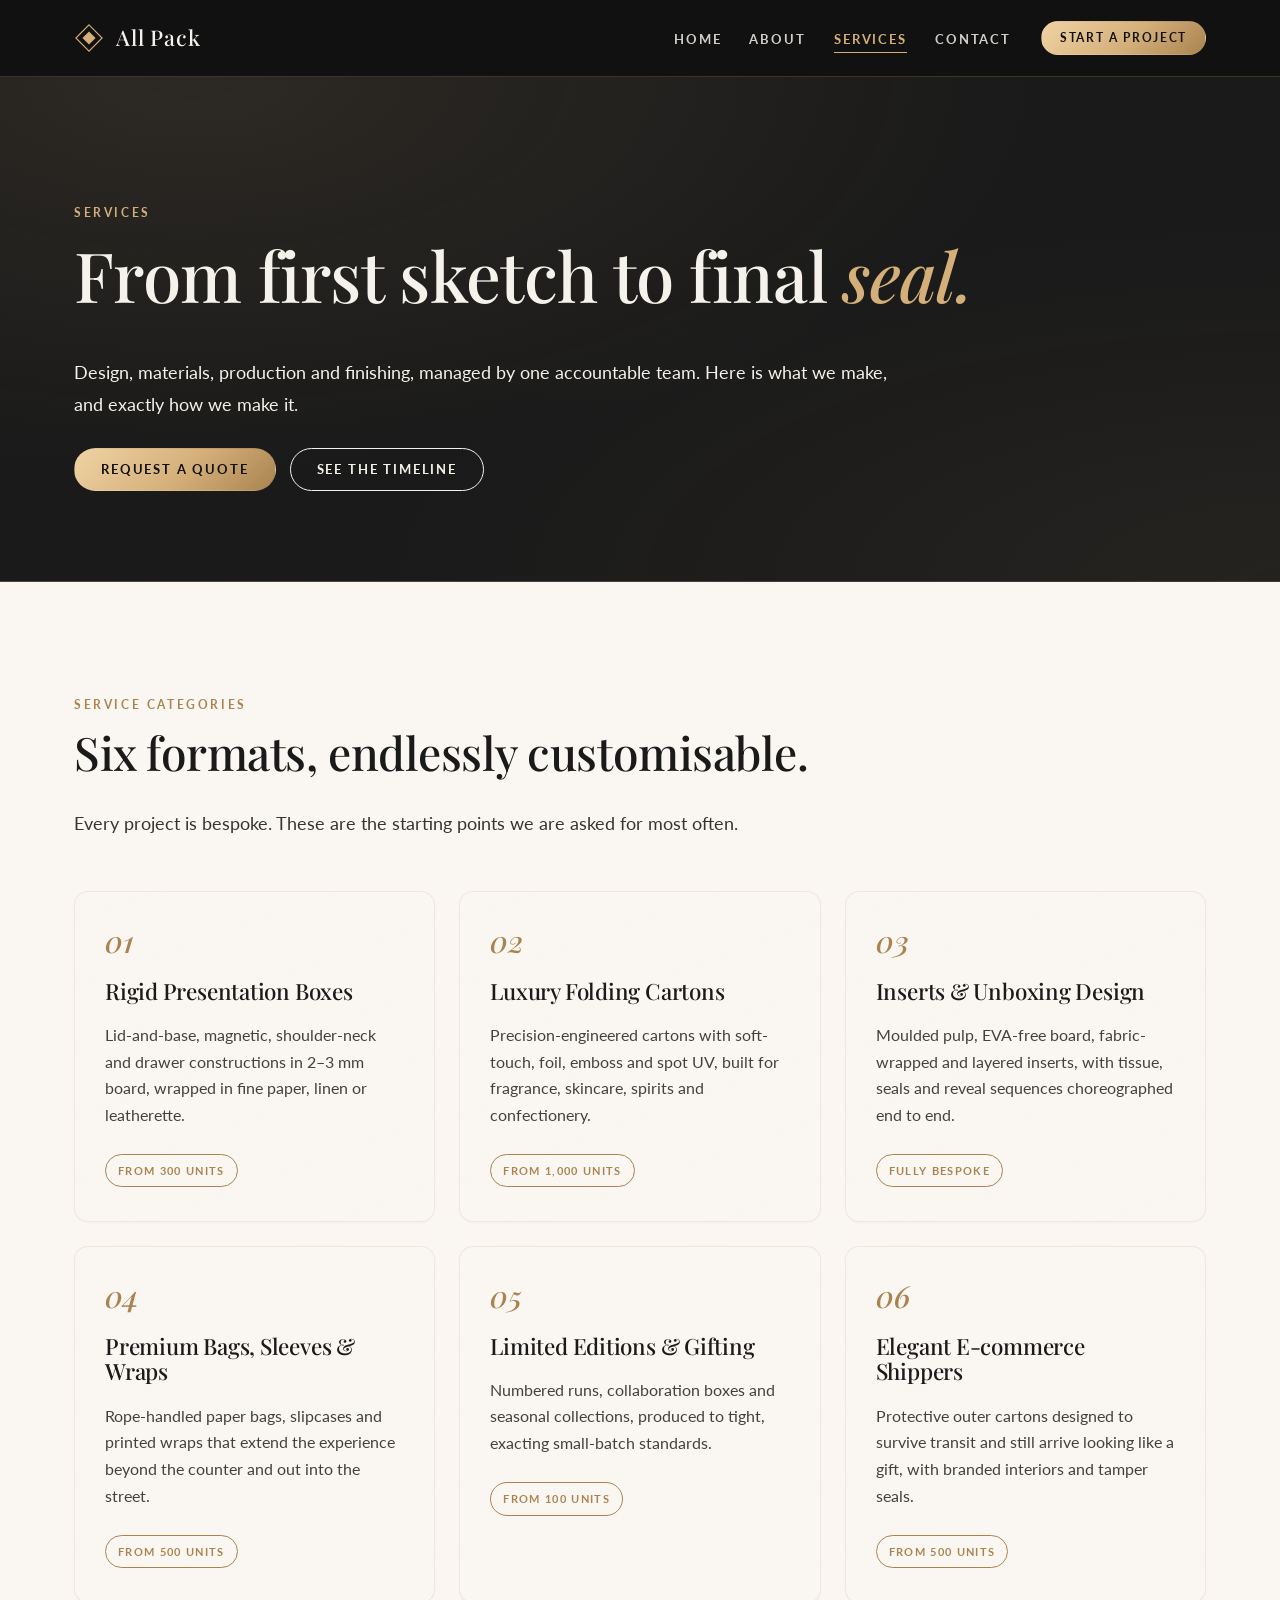
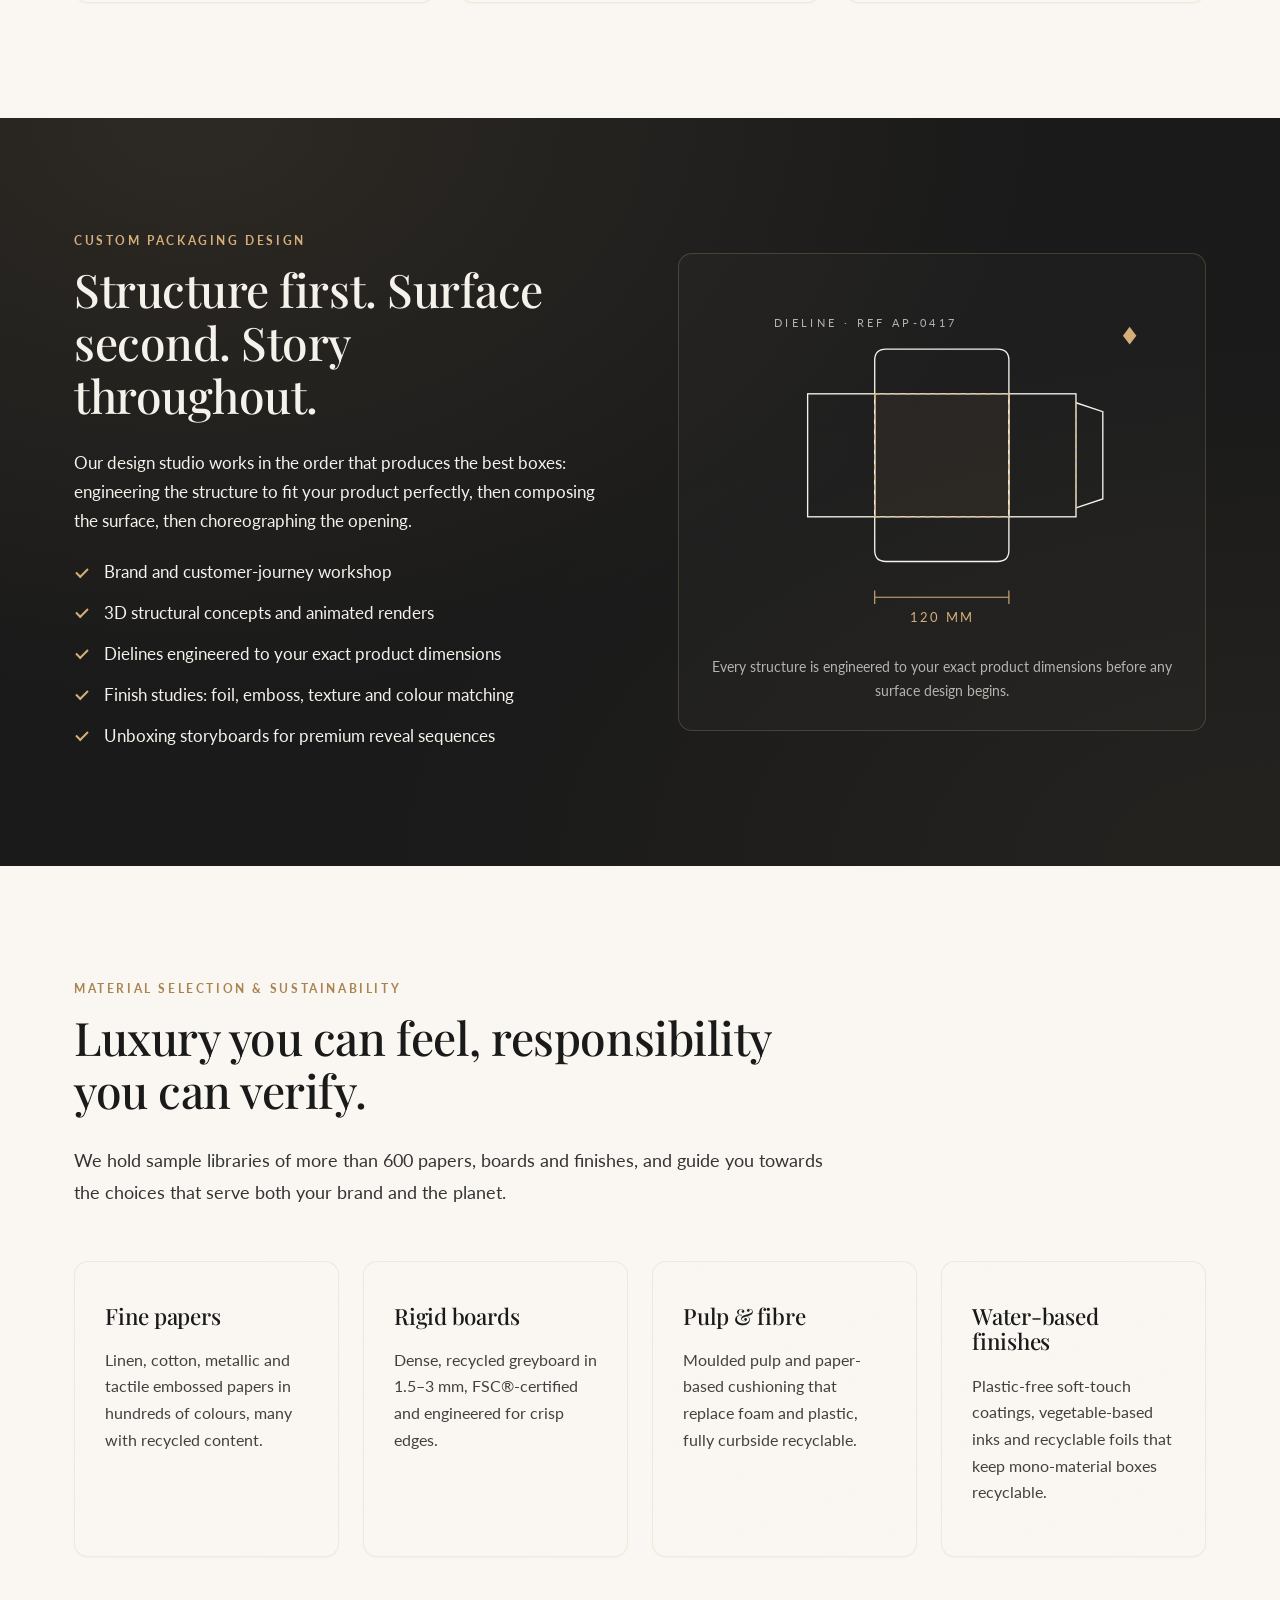
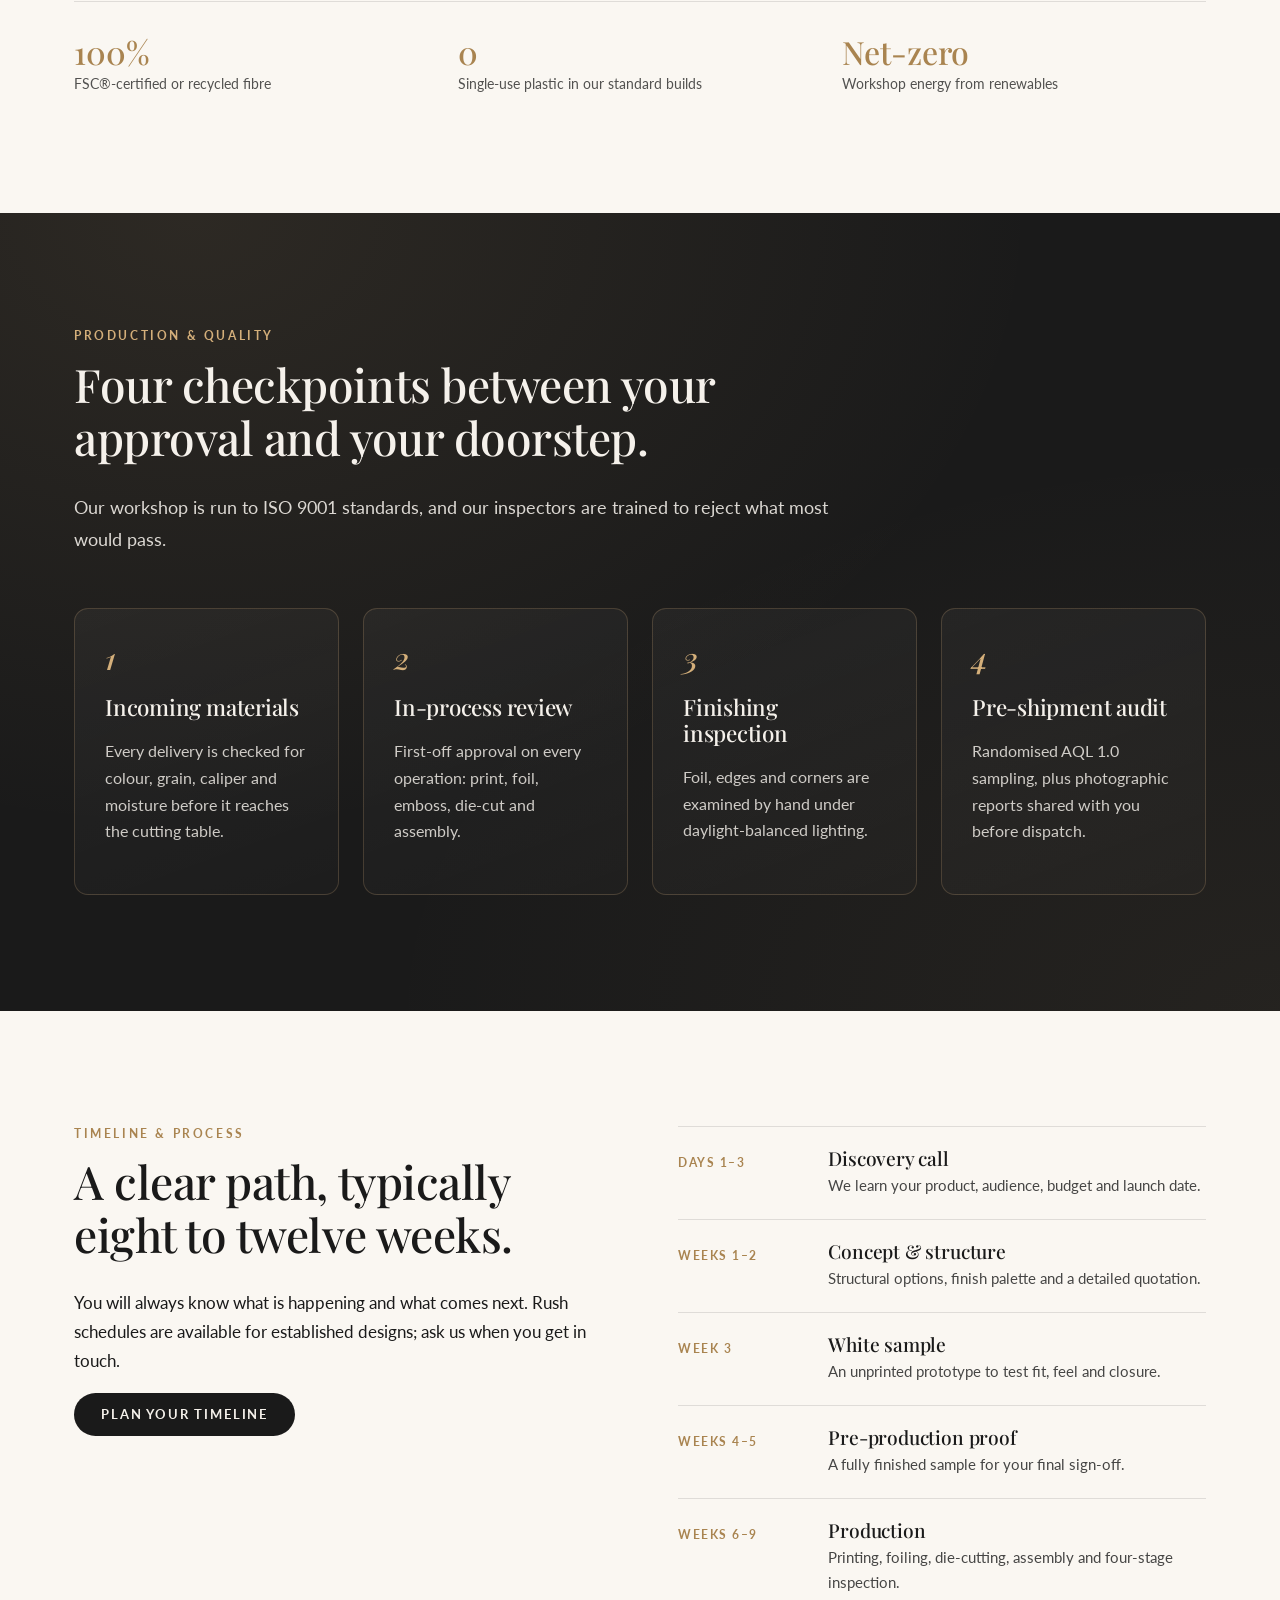
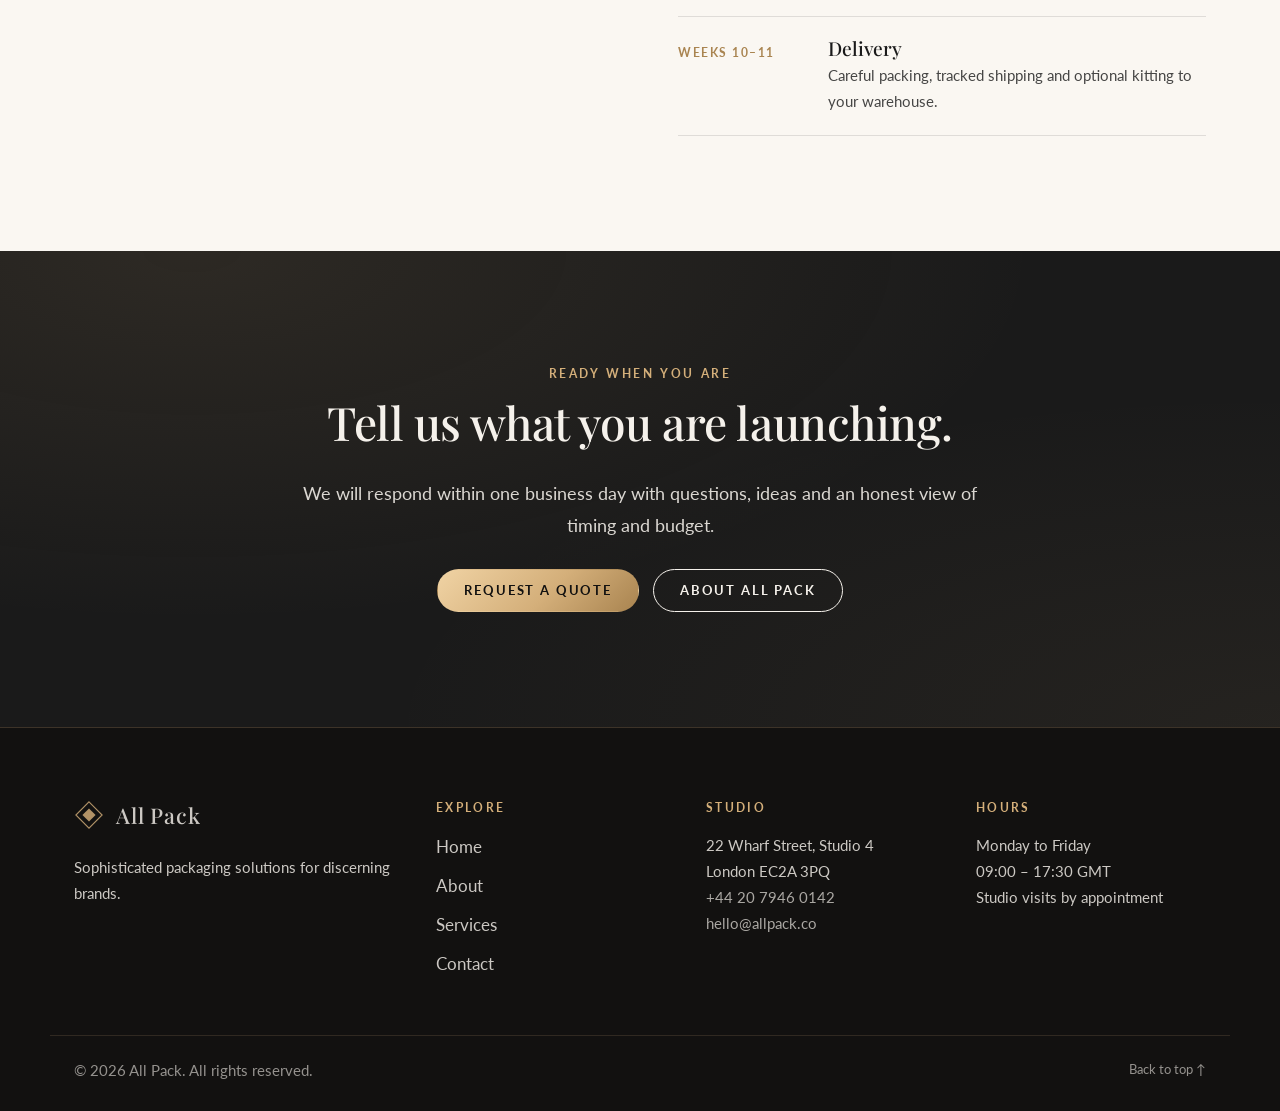
<file: services.html>
<!doctype html>
<html lang="en">
<head>
<meta charset="utf-8">
<meta name="viewport" content="width=device-width, initial-scale=1">
<title>Services | All Pack Luxury Packaging Design and Production</title>
<meta name="description" content="Rigid boxes, luxury cartons, bespoke inserts and premium bags. Explore All Pack's design process, sustainable materials, quality control and project timeline.">
<meta property="og:title" content="Services | All Pack Luxury Packaging Design and Production">
<meta property="og:description" content="From structural design to hand-finished production: the packaging services, materials and process behind every All Pack project.">
<meta property="og:type" content="website">
<meta name="theme-color" content="#1a1a1a">
<link rel="icon" href="favicon.svg" type="image/svg+xml">
<link rel="preconnect" href="https://fonts.googleapis.com">
<link rel="preconnect" href="https://fonts.gstatic.com" crossorigin>
<link href="https://fonts.googleapis.com/css2?family=Lato:wght@300;400;700&family=Playfair+Display:ital,wght@0,400;0,500;0,600;1,400;1,500&display=swap" rel="stylesheet">
<link rel="stylesheet" href="styles.css">
<script>document.documentElement.classList.add('js');</script>
<script src="site.js" defer></script>
</head>
<body class="theme-dark">
<a class="skip-link" href="#main">Skip to content</a>

<header class="site-header">
  <div class="container header-inner">
    <a class="brand" href="index.html" aria-label="All Pack, home">
      <svg class="brand__mark" viewBox="0 0 32 32" aria-hidden="true"><path d="M16 2 30 16 16 30 2 16Z" fill="none" stroke="currentColor" stroke-width="1.2"/><path d="M16 9 23 16 16 23 9 16Z" fill="currentColor"/></svg>
      <span class="brand__name">All Pack</span>
    </a>
    <button class="nav-toggle" type="button" aria-expanded="false" aria-controls="primary-nav">
      <span class="sr-only">Menu</span><span class="nav-toggle__bars" aria-hidden="true"></span>
    </button>
    <nav id="primary-nav" class="site-nav" aria-label="Primary">
      <ul>
        <li><a href="index.html">Home</a></li>
        <li><a href="about.html">About</a></li>
        <li><a href="services.html" aria-current="page">Services</a></li>
        <li><a href="contact.html">Contact</a></li>
      </ul>
      <a class="btn btn--gold btn--sm" href="contact.html">Start a project</a>
    </nav>
  </div>
</header>

<main id="main">

<section class="page-hero texture">
  <div class="container">
    <p class="eyebrow reveal">Services</p>
    <h1 class="reveal" style="--d:80ms">From first sketch to final <em>seal.</em></h1>
    <p class="lede reveal" style="--d:160ms">Design, materials, production and finishing, managed by one accountable team. Here is what we make, and exactly how we make it.</p>
    <div class="btn-row reveal" style="--d:240ms">
      <a class="btn btn--gold" href="contact.html">Request a quote</a>
      <a class="btn btn--ghost" href="#process">See the timeline</a>
    </div>
  </div>
</section>

<section class="section theme-light" aria-labelledby="cats-title">
  <div class="container">
    <div class="section-head reveal">
      <p class="eyebrow">Service categories</p>
      <h2 id="cats-title">Six formats, endlessly customisable.</h2>
      <p class="lede">Every project is bespoke. These are the starting points we are asked for most often.</p>
    </div>
    <div class="grid grid--3">
      <article class="card reveal" id="rigid">
        <span class="card__num" aria-hidden="true">01</span>
        <h3>Rigid Presentation Boxes</h3>
        <p>Lid-and-base, magnetic, shoulder-neck and drawer constructions in 2&ndash;3 mm board, wrapped in fine paper, linen or leatherette.</p>
        <span class="badge">From 300 units</span>
      </article>
      <article class="card reveal" id="cartons" style="--d:80ms">
        <span class="card__num" aria-hidden="true">02</span>
        <h3>Luxury Folding Cartons</h3>
        <p>Precision-engineered cartons with soft-touch, foil, emboss and spot UV, built for fragrance, skincare, spirits and confectionery.</p>
        <span class="badge">From 1,000 units</span>
      </article>
      <article class="card reveal" id="inserts" style="--d:160ms">
        <span class="card__num" aria-hidden="true">03</span>
        <h3>Inserts &amp; Unboxing Design</h3>
        <p>Moulded pulp, EVA-free board, fabric-wrapped and layered inserts, with tissue, seals and reveal sequences choreographed end to end.</p>
        <span class="badge">Fully bespoke</span>
      </article>
      <article class="card reveal" id="bags">
        <span class="card__num" aria-hidden="true">04</span>
        <h3>Premium Bags, Sleeves &amp; Wraps</h3>
        <p>Rope-handled paper bags, slipcases and printed wraps that extend the experience beyond the counter and out into the street.</p>
        <span class="badge">From 500 units</span>
      </article>
      <article class="card reveal" id="limited" style="--d:80ms">
        <span class="card__num" aria-hidden="true">05</span>
        <h3>Limited Editions &amp; Gifting</h3>
        <p>Numbered runs, collaboration boxes and seasonal collections, produced to tight, exacting small-batch standards.</p>
        <span class="badge">From 100 units</span>
      </article>
      <article class="card reveal" id="shippers" style="--d:160ms">
        <span class="card__num" aria-hidden="true">06</span>
        <h3>Elegant E-commerce Shippers</h3>
        <p>Protective outer cartons designed to survive transit and still arrive looking like a gift, with branded interiors and tamper seals.</p>
        <span class="badge">From 500 units</span>
      </article>
    </div>
  </div>
</section>

<section class="section theme-dark texture" aria-labelledby="design-title">
  <div class="container split split--center">
    <div class="reveal">
      <p class="eyebrow">Custom packaging design</p>
      <h2 id="design-title">Structure first. Surface second. Story throughout.</h2>
      <p>Our design studio works in the order that produces the best boxes: engineering the structure to fit your product perfectly, then composing the surface, then choreographing the opening.</p>
      <ul class="ticks">
        <li>Brand and customer-journey workshop</li>
        <li>3D structural concepts and animated renders</li>
        <li>Dielines engineered to your exact product dimensions</li>
        <li>Finish studies: foil, emboss, texture and colour matching</li>
        <li>Unboxing storyboards for premium reveal sequences</li>
      </ul>
    </div>
    <figure class="figure reveal" style="--d:120ms">
      <svg class="dieline" viewBox="0 0 420 320" role="img" aria-label="Technical dieline drawing of a folding carton with fold lines, cut lines and a 120 millimetre dimension">
        <rect x="150" y="100" width="120" height="110" fill="rgba(212,175,122,.06)" stroke="#f5f1eb" stroke-width="1.2"/>
        <rect x="90" y="100" width="60" height="110" fill="none" stroke="#f5f1eb" stroke-width="1.2"/>
        <rect x="270" y="100" width="60" height="110" fill="none" stroke="#f5f1eb" stroke-width="1.2"/>
        <path d="M150 100V70Q150 60 160 60H260Q270 60 270 70V100" fill="none" stroke="#f5f1eb" stroke-width="1.2"/>
        <path d="M150 210V240Q150 250 160 250H260Q270 250 270 240V210" fill="none" stroke="#f5f1eb" stroke-width="1.2"/>
        <path d="M330 108 354 116V194L330 202" fill="none" stroke="#f5f1eb" stroke-width="1.2"/>
        <g stroke="#d4af7a" stroke-width="1.2" stroke-dasharray="5 4" fill="none">
          <line x1="150" y1="100" x2="270" y2="100"/><line x1="150" y1="210" x2="270" y2="210"/>
          <line x1="150" y1="100" x2="150" y2="210"/><line x1="270" y1="100" x2="270" y2="210"/>
          <line x1="330" y1="108" x2="330" y2="202"/>
        </g>
        <g stroke="#d4af7a" stroke-width="1" fill="none">
          <line x1="150" y1="282" x2="270" y2="282"/><line x1="150" y1="276" x2="150" y2="288"/><line x1="270" y1="276" x2="270" y2="288"/>
        </g>
        <text x="210" y="304" text-anchor="middle" fill="#d4af7a" font-size="12" font-family="Lato, sans-serif" letter-spacing="2">120 MM</text>
        <text x="60" y="40" fill="rgba(245,241,235,.7)" font-size="10" font-family="Lato, sans-serif" letter-spacing="3">DIELINE &middot; REF AP-0417</text>
        <polygon points="378,40 384,48 378,56 372,48" fill="#d4af7a"/>
      </svg>
      <figcaption>Every structure is engineered to your exact product dimensions before any surface design begins.</figcaption>
    </figure>
  </div>
</section>

<section class="section theme-light" aria-labelledby="materials-title">
  <div class="container">
    <div class="section-head reveal">
      <p class="eyebrow">Material selection &amp; sustainability</p>
      <h2 id="materials-title">Luxury you can feel, responsibility you can verify.</h2>
      <p class="lede">We hold sample libraries of more than 600 papers, boards and finishes, and guide you towards the choices that serve both your brand and the planet.</p>
    </div>
    <div class="grid grid--4">
      <article class="card reveal">
        <h3>Fine papers</h3>
        <p>Linen, cotton, metallic and tactile embossed papers in hundreds of colours, many with recycled content.</p>
      </article>
      <article class="card reveal" style="--d:80ms">
        <h3>Rigid boards</h3>
        <p>Dense, recycled greyboard in 1.5&ndash;3 mm, FSC&reg;-certified and engineered for crisp edges.</p>
      </article>
      <article class="card reveal" style="--d:160ms">
        <h3>Pulp &amp; fibre</h3>
        <p>Moulded pulp and paper-based cushioning that replace foam and plastic, fully curbside recyclable.</p>
      </article>
      <article class="card reveal" style="--d:240ms">
        <h3>Water-based finishes</h3>
        <p>Plastic-free soft-touch coatings, vegetable-based inks and recyclable foils that keep mono-material boxes recyclable.</p>
      </article>
    </div>
    <ul class="commitments reveal">
      <li><strong>100%</strong><span>FSC&reg;-certified or recycled fibre</span></li>
      <li><strong>0</strong><span>Single-use plastic in our standard builds</span></li>
      <li><strong>Net-zero</strong><span>Workshop energy from renewables</span></li>
    </ul>
  </div>
</section>

<section class="section theme-dark texture" aria-labelledby="quality-title">
  <div class="container">
    <div class="section-head reveal">
      <p class="eyebrow">Production &amp; quality</p>
      <h2 id="quality-title">Four checkpoints between your approval and your doorstep.</h2>
      <p class="lede">Our workshop is run to ISO 9001 standards, and our inspectors are trained to reject what most would pass.</p>
    </div>
    <ol class="grid grid--4 checkpoints">
      <li class="card reveal"><span class="card__num" aria-hidden="true">1</span><h3>Incoming materials</h3><p>Every delivery is checked for colour, grain, caliper and moisture before it reaches the cutting table.</p></li>
      <li class="card reveal" style="--d:80ms"><span class="card__num" aria-hidden="true">2</span><h3>In-process review</h3><p>First-off approval on every operation: print, foil, emboss, die-cut and assembly.</p></li>
      <li class="card reveal" style="--d:160ms"><span class="card__num" aria-hidden="true">3</span><h3>Finishing inspection</h3><p>Foil, edges and corners are examined by hand under daylight-balanced lighting.</p></li>
      <li class="card reveal" style="--d:240ms"><span class="card__num" aria-hidden="true">4</span><h3>Pre-shipment audit</h3><p>Randomised AQL 1.0 sampling, plus photographic reports shared with you before dispatch.</p></li>
    </ol>
  </div>
</section>

<section class="section theme-light" id="process" aria-labelledby="process-title">
  <div class="container split">
    <div class="reveal">
      <p class="eyebrow">Timeline &amp; process</p>
      <h2 id="process-title">A clear path, typically eight to twelve weeks.</h2>
      <p>You will always know what is happening and what comes next. Rush schedules are available for established designs; ask us when you get in touch.</p>
      <a class="btn btn--dark" href="contact.html">Plan your timeline</a>
    </div>
    <ol class="steps reveal" style="--d:120ms">
      <li><span class="steps__when">Days 1&ndash;3</span><h3>Discovery call</h3><p>We learn your product, audience, budget and launch date.</p></li>
      <li><span class="steps__when">Weeks 1&ndash;2</span><h3>Concept &amp; structure</h3><p>Structural options, finish palette and a detailed quotation.</p></li>
      <li><span class="steps__when">Week 3</span><h3>White sample</h3><p>An unprinted prototype to test fit, feel and closure.</p></li>
      <li><span class="steps__when">Weeks 4&ndash;5</span><h3>Pre-production proof</h3><p>A fully finished sample for your final sign-off.</p></li>
      <li><span class="steps__when">Weeks 6&ndash;9</span><h3>Production</h3><p>Printing, foiling, die-cutting, assembly and four-stage inspection.</p></li>
      <li><span class="steps__when">Weeks 10&ndash;11</span><h3>Delivery</h3><p>Careful packing, tracked shipping and optional kitting to your warehouse.</p></li>
    </ol>
  </div>
</section>

<section class="section cta theme-dark texture" aria-labelledby="cta-title">
  <div class="container cta__inner reveal">
    <p class="eyebrow">Ready when you are</p>
    <h2 id="cta-title">Tell us what you are launching.</h2>
    <p class="lede">We will respond within one business day with questions, ideas and an honest view of timing and budget.</p>
    <div class="btn-row btn-row--center">
      <a class="btn btn--gold" href="contact.html">Request a quote</a>
      <a class="btn btn--ghost" href="about.html">About All Pack</a>
    </div>
  </div>
</section>

</main>

<footer class="site-footer">
  <div class="container footer__grid">
    <div class="footer__brand">
      <a class="brand" href="index.html" aria-label="All Pack, home">
        <svg class="brand__mark" viewBox="0 0 32 32" aria-hidden="true"><path d="M16 2 30 16 16 30 2 16Z" fill="none" stroke="currentColor" stroke-width="1.2"/><path d="M16 9 23 16 16 23 9 16Z" fill="currentColor"/></svg>
        <span class="brand__name">All Pack</span>
      </a>
      <p>Sophisticated packaging solutions for discerning brands.</p>
    </div>
    <nav aria-label="Footer">
      <h2 class="footer__title">Explore</h2>
      <ul>
        <li><a href="index.html">Home</a></li>
        <li><a href="about.html">About</a></li>
        <li><a href="services.html">Services</a></li>
        <li><a href="contact.html">Contact</a></li>
      </ul>
    </nav>
    <div>
      <h2 class="footer__title">Studio</h2>
      <address>
        22 Wharf Street, Studio 4<br>London EC2A 3PQ<br>
        <a href="tel:+442079460142">+44 20 7946 0142</a><br>
        <a href="mailto:hello@allpack.co">hello@allpack.co</a>
      </address>
    </div>
    <div>
      <h2 class="footer__title">Hours</h2>
      <p>Monday to Friday<br>09:00 &ndash; 17:30 GMT<br>Studio visits by appointment</p>
    </div>
  </div>
  <div class="container footer__bar">
    <p>&copy; <span data-year>2026</span> All Pack. All rights reserved.</p>
    <a href="#main">Back to top &uarr;</a>
  </div>
</footer>
</body>
</html>
</file>
<file: styles.css>
/* All Pack — luxury packaging. Dark charcoal + champagne gold, Playfair Display + Lato. */
:root {
  --ink: #121110;
  --charcoal: #1a1a1a;
  --charcoal-2: #232120;
  --cream: #f5f1eb;
  --paper: #faf7f2;
  --stone: #8a8378;
  --gold: #d4af7a;
  --gold-2: #f0d3a4;
  --gold-3: #a98450;
  --line-dark: rgba(212, 175, 122, .22);
  --line-light: rgba(26, 26, 26, .12);
  --serif: "Playfair Display", Georgia, "Times New Roman", serif;
  --sans: "Lato", system-ui, -apple-system, "Segoe UI", Roboto, sans-serif;
  --radius: 14px;
  --container: 1180px;
  --ease: cubic-bezier(.2, .7, .2, 1);
}

*, *::before, *::after { box-sizing: border-box; }
html { scroll-behavior: smooth; -webkit-text-size-adjust: 100%; }
body {
  margin: 0;
  font: 400 17px/1.7 var(--sans);
  color: var(--cream);
  background: var(--charcoal);
  -webkit-font-smoothing: antialiased;
}
img, svg { max-width: 100%; display: block; }
a { color: inherit; }
h1, h2, h3, .h3-like { font-family: var(--serif); font-weight: 500; line-height: 1.15; margin: 0 0 .6em; letter-spacing: -.01em; }
h1 { font-size: clamp(2.4rem, 5.4vw, 4.4rem); }
h2 { font-size: clamp(1.9rem, 3.6vw, 2.9rem); }
h3, .h3-like { font-size: 1.4rem; }
h1 em, h2 em { font-style: italic; color: var(--gold); }
p { margin: 0 0 1em; }
ul, ol { margin: 0; padding: 0; }
dl, dd { margin: 0; }
address { font-style: normal; }

.container { width: 100%; max-width: var(--container); margin: 0 auto; padding: 0 24px; }
.sr-only { position: absolute; width: 1px; height: 1px; overflow: hidden; clip: rect(0 0 0 0); white-space: nowrap; }
.skip-link { position: absolute; left: 16px; top: -60px; z-index: 100; padding: 10px 16px; background: var(--gold); color: var(--ink); border-radius: 8px; text-decoration: none; font-weight: 700; }
.skip-link:focus { top: 16px; }
:focus-visible { outline: 2px solid var(--gold); outline-offset: 3px; }

/* Themes */
.theme-dark { background: var(--charcoal); color: var(--cream); }
.theme-light { background: var(--paper); color: var(--charcoal); }
.texture {
  background-image:
    radial-gradient(ellipse at 15% 0%, rgba(212, 175, 122, .10), transparent 55%),
    radial-gradient(ellipse at 100% 100%, rgba(212, 175, 122, .06), transparent 50%);
}
.theme-dark.texture, .hero.texture, .page-hero.texture { background-color: var(--charcoal); }

/* Type helpers */
.eyebrow { font: 700 .74rem/1.4 var(--sans); letter-spacing: .22em; text-transform: uppercase; color: var(--gold); margin-bottom: 1.1em; }
.theme-light .eyebrow { color: var(--gold-3); }
.lede { font-size: 1.15rem; line-height: 1.75; max-width: 46em; opacity: .88; }
.hint { font-size: .85rem; opacity: .7; margin: .4em 0 0; }

/* Buttons & links */
.btn { display: inline-flex; align-items: center; justify-content: center; gap: .5em; padding: 14px 26px; border: 1px solid transparent; border-radius: 999px; font: 700 .82rem/1 var(--sans); letter-spacing: .14em; text-transform: uppercase; text-decoration: none; cursor: pointer; transition: transform .25s var(--ease), background .25s, color .25s, border-color .25s; }
.btn:hover { transform: translateY(-2px); }
.btn--gold { background: linear-gradient(135deg, var(--gold-2), var(--gold) 55%, var(--gold-3)); color: var(--ink); }
.btn--ghost { border-color: currentColor; color: inherit; background: transparent; }
.btn--ghost:hover { border-color: var(--gold); color: var(--gold); }
.btn--dark { background: var(--charcoal); color: var(--cream); }
.btn--dark:hover { background: var(--ink); }
.btn--sm { padding: 10px 18px; font-size: .74rem; }
.btn-row { display: flex; flex-wrap: wrap; gap: 14px; margin-top: 28px; }
.btn-row--center { justify-content: center; }
.link-arrow { display: inline-flex; gap: .4em; align-items: center; font-weight: 700; font-size: .88rem; letter-spacing: .08em; text-transform: uppercase; color: var(--gold); text-decoration: none; }
.theme-light .link-arrow { color: var(--gold-3); }
.link-arrow span { transition: transform .25s var(--ease); }
.link-arrow:hover span { transform: translateX(4px); }

/* Header */
.site-header { position: sticky; top: 0; z-index: 50; background: rgba(18, 17, 16, .88); backdrop-filter: saturate(1.4) blur(12px); -webkit-backdrop-filter: saturate(1.4) blur(12px); border-bottom: 1px solid var(--line-dark); color: var(--cream); }
.header-inner { display: flex; align-items: center; justify-content: space-between; gap: 20px; min-height: 76px; }
.brand { display: inline-flex; align-items: center; gap: 12px; text-decoration: none; color: inherit; }
.brand__mark { width: 30px; height: 30px; color: var(--gold); }
.brand__name { font: 500 1.35rem/1 var(--serif); letter-spacing: .04em; }
.site-nav { display: flex; align-items: center; gap: 30px; }
.site-nav ul { display: flex; gap: 28px; list-style: none; }
.site-nav ul a { position: relative; text-decoration: none; font-size: .84rem; font-weight: 700; letter-spacing: .14em; text-transform: uppercase; opacity: .85; padding: 6px 0; }
.site-nav ul a::after { content: ""; position: absolute; left: 0; right: 0; bottom: 0; height: 1px; background: var(--gold); transform: scaleX(0); transform-origin: left; transition: transform .3s var(--ease); }
.site-nav ul a:hover, .site-nav ul a[aria-current="page"] { opacity: 1; color: var(--gold); }
.site-nav ul a:hover::after, .site-nav ul a[aria-current="page"]::after { transform: scaleX(1); }
.nav-toggle { display: none; width: 44px; height: 44px; border: 1px solid var(--line-dark); border-radius: 10px; background: transparent; color: inherit; cursor: pointer; }
.nav-toggle__bars, .nav-toggle__bars::before, .nav-toggle__bars::after { display: block; width: 20px; height: 1.5px; margin: 0 auto; background: currentColor; transition: transform .3s var(--ease), opacity .3s; }
.nav-toggle__bars { position: relative; }
.nav-toggle__bars::before, .nav-toggle__bars::after { content: ""; position: absolute; left: 0; }
.nav-toggle__bars::before { top: -6px; }
.nav-toggle__bars::after { top: 6px; }
.nav-toggle[aria-expanded="true"] .nav-toggle__bars { background: transparent; }
.nav-toggle[aria-expanded="true"] .nav-toggle__bars::before { transform: translateY(6px) rotate(45deg); }
.nav-toggle[aria-expanded="true"] .nav-toggle__bars::after { transform: translateY(-6px) rotate(-45deg); }

@media (max-width: 860px) {
  .nav-toggle { display: inline-block; }
  .site-nav { position: absolute; left: 0; right: 0; top: 100%; flex-direction: column; align-items: stretch; gap: 18px; padding: 22px 24px 28px; background: var(--ink); border-bottom: 1px solid var(--line-dark); display: none; }
  .site-nav.is-open { display: flex; }
  .site-nav ul { flex-direction: column; gap: 4px; }
  .site-nav ul a { display: block; padding: 12px 0; font-size: .9rem; }
  .site-nav .btn { align-self: flex-start; }
}

/* Hero */
.hero { padding: clamp(64px, 9vw, 120px) 0 clamp(64px, 8vw, 110px); overflow: hidden; }
.hero__grid { display: grid; grid-template-columns: 1.1fr .9fr; gap: 56px; align-items: center; }
.hero__stats { display: flex; flex-wrap: wrap; gap: 36px; margin-top: 44px; padding-top: 28px; border-top: 1px solid var(--line-dark); }
.hero__stats dt, .stats-inline dt { font: 500 2.1rem/1 var(--serif); color: var(--gold); }
.hero__stats dd, .stats-inline dd { margin-top: 8px; font-size: .78rem; letter-spacing: .14em; text-transform: uppercase; opacity: .7; }
.hero-art { width: 100%; max-width: 480px; margin-left: auto; filter: drop-shadow(0 30px 60px rgba(0, 0, 0, .45)); }
@media (max-width: 900px) { .hero__grid { grid-template-columns: 1fr; } .hero-art { max-width: 360px; margin: 0 auto; } }

.page-hero { padding: clamp(72px, 10vw, 130px) 0 clamp(56px, 7vw, 90px); border-bottom: 1px solid var(--line-dark); }
.page-hero h1 { max-width: 15em; }

/* Sections */
.section { padding: clamp(72px, 9vw, 120px) 0; }
.section-head { max-width: 760px; margin-bottom: 52px; }
.section-head--row { max-width: none; display: flex; align-items: flex-end; justify-content: space-between; gap: 24px; flex-wrap: wrap; }
.section-head--row h2 { margin-bottom: 0; }

/* Grids & cards */
.grid { display: grid; gap: 24px; list-style: none; }
.grid--3 { grid-template-columns: repeat(3, 1fr); }
.grid--4 { grid-template-columns: repeat(4, 1fr); }
@media (max-width: 1000px) { .grid--4 { grid-template-columns: repeat(2, 1fr); } }
@media (max-width: 820px) { .grid--3 { grid-template-columns: 1fr; } }
@media (max-width: 560px) { .grid--4 { grid-template-columns: 1fr; } }

.card { position: relative; display: flex; flex-direction: column; gap: 4px; padding: 34px 30px; border-radius: var(--radius); transition: transform .35s var(--ease), box-shadow .35s var(--ease), border-color .35s; }
.theme-light .card { background: #fff; border: 1px solid var(--line-light); box-shadow: 0 1px 2px rgba(0, 0, 0, .03); }
.theme-dark .card { background: linear-gradient(160deg, rgba(255, 255, 255, .045), rgba(255, 255, 255, .015)); border: 1px solid var(--line-dark); }
.card:hover { transform: translateY(-4px); box-shadow: 0 18px 40px rgba(0, 0, 0, .14); }
.theme-dark .card:hover { border-color: rgba(212, 175, 122, .5); }
.card h3 { margin-top: 8px; }
.card p { opacity: .82; font-size: .98rem; }
.card__num { font: italic 500 1.9rem/1 var(--serif); color: var(--gold); margin-bottom: 10px; }
.theme-light .card__num { color: var(--gold-3); }
.card--link .link-arrow { margin-top: auto; padding-top: 10px; }

.badge { display: inline-block; align-self: flex-start; padding: 6px 12px; border: 1px solid var(--gold); border-radius: 999px; font-size: .7rem; font-weight: 700; letter-spacing: .12em; text-transform: uppercase; color: var(--gold); margin-top: 6px; }
.theme-light .badge { border-color: var(--gold-3); color: var(--gold-3); }
.badge--solid { background: var(--gold); color: var(--ink) !important; border-color: var(--gold); }
.card > .badge:first-child { margin: 0 0 12px; }

/* Split layouts */
.split { display: grid; grid-template-columns: 1fr 1fr; gap: clamp(36px, 6vw, 80px); align-items: start; }
.split--center { align-items: center; }
@media (max-width: 860px) { .split { grid-template-columns: 1fr; } }

/* Timeline (about) */
.timeline { list-style: none; border-left: 1px solid var(--gold-3); padding-left: 30px; }
.timeline li { position: relative; padding-bottom: 28px; }
.timeline li:last-child { padding-bottom: 0; }
.timeline li::before { content: ""; position: absolute; left: -36px; top: 8px; width: 11px; height: 11px; transform: rotate(45deg); background: var(--gold); }
.timeline__year { font: 500 1.5rem/1.2 var(--serif); color: var(--gold-3); }
.timeline p { margin: 6px 0 0; opacity: .85; }

/* Team */
.team__mono { display: grid; place-items: center; width: 64px; height: 64px; margin-bottom: 14px; border-radius: 50%; background: var(--charcoal); color: var(--gold); font: 500 1.3rem/1 var(--serif); letter-spacing: .06em; }
.team__role { font-size: .76rem !important; font-weight: 700; letter-spacing: .14em; text-transform: uppercase; color: var(--gold-3); opacity: 1 !important; margin-bottom: .6em; }

/* Chips & inline stats */
.chips { display: flex; flex-wrap: wrap; gap: 10px; list-style: none; }
.chips .badge { margin: 0; }
.stats-inline { display: flex; flex-wrap: wrap; gap: 36px; margin-top: 36px; }

/* Ticks list */
.ticks { list-style: none; margin: 22px 0 0; display: grid; gap: 12px; }
.ticks li { position: relative; padding-left: 30px; }
.ticks li::before { content: ""; position: absolute; left: 2px; top: .55em; width: 12px; height: 7px; border-left: 2px solid var(--gold); border-bottom: 2px solid var(--gold); transform: rotate(-45deg); }

/* Figure / dieline */
.figure { margin: 0; padding: 28px; border: 1px solid var(--line-dark); border-radius: var(--radius); background: rgba(255, 255, 255, .02); }
.figure figcaption { margin-top: 16px; font-size: .86rem; opacity: .7; text-align: center; }
.dieline { width: 100%; height: auto; }

/* Metrics, commitments */
.metrics, .commitments { display: grid; grid-template-columns: repeat(3, 1fr); gap: 20px; list-style: none; margin-top: 32px; }
.commitments { margin-top: 44px; padding-top: 32px; border-top: 1px solid var(--line-light); }
.metrics strong, .commitments strong { display: block; font: 500 2rem/1.1 var(--serif); color: var(--gold-3); }
.metrics span, .commitments span { font-size: .85rem; opacity: .75; }
@media (max-width: 640px) { .metrics, .commitments { grid-template-columns: 1fr; } }

/* Checkpoints / expect lists */
.checkpoints, .expect { list-style: none; }

/* Process steps */
.steps { list-style: none; display: grid; gap: 0; }
.steps li { display: grid; grid-template-columns: 130px 1fr; column-gap: 20px; padding: 20px 0; border-bottom: 1px solid var(--line-light); }
.steps li:first-child { border-top: 1px solid var(--line-light); }
.steps__when { grid-row: span 2; font-size: .76rem; font-weight: 700; letter-spacing: .12em; text-transform: uppercase; color: var(--gold-3); padding-top: 6px; }
.steps h3 { font-size: 1.2rem; margin: 0 0 4px; }
.steps p { margin: 0; opacity: .8; font-size: .95rem; }
@media (max-width: 520px) { .steps li { grid-template-columns: 1fr; } .steps__when { grid-row: auto; padding: 0 0 4px; } }

/* Case study */
.case { display: grid; grid-template-columns: .85fr 1.15fr; gap: clamp(32px, 6vw, 72px); align-items: center; }
.case__panel { aspect-ratio: 4 / 5; border-radius: var(--radius); display: flex; flex-direction: column; align-items: center; justify-content: center; gap: 18px; text-align: center; color: var(--gold-2); background: radial-gradient(circle at 30% 20%, #5a3b5e, #2c1a2f 70%); box-shadow: inset 0 0 0 1px rgba(240, 211, 164, .3), 0 30px 60px rgba(44, 26, 47, .35); }
.case__monogram { position: relative; display: grid; place-items: center; width: 120px; height: 120px; font: italic 500 2.3rem/1 var(--serif); }
.case__monogram::before { content: ""; position: absolute; inset: 0; border: 1px solid var(--gold); transform: rotate(45deg); }
.case__panel p { font: 500 1.35rem/1.4 var(--serif); margin: 22px 0 0; }
.case__panel p span { font: 700 .72rem/1 var(--sans); letter-spacing: .2em; text-transform: uppercase; opacity: .8; }
@media (max-width: 860px) { .case { grid-template-columns: 1fr; } .case__panel { aspect-ratio: 16 / 10; } }
.quote { margin: 28px 0 0; padding: 4px 0 4px 24px; border-left: 2px solid var(--gold); }
.quote p { font: italic 400 1.2rem/1.6 var(--serif); margin-bottom: .6em; }
.quote footer { font-size: .82rem; letter-spacing: .06em; opacity: .7; }

/* CTA */
.cta { text-align: center; }
.cta__inner { max-width: 760px; }
.cta__inner .lede { margin: 0 auto; }

/* Contact */
.contact { display: grid; grid-template-columns: 1.3fr .7fr; gap: clamp(32px, 5vw, 64px); align-items: start; }
@media (max-width: 900px) { .contact { grid-template-columns: 1fr; } }
.form { display: grid; gap: 18px; margin-top: 24px; }
.form__row { display: grid; grid-template-columns: 1fr 1fr; gap: 18px; }
@media (max-width: 600px) { .form__row { grid-template-columns: 1fr; } }
.field label { display: block; margin-bottom: 8px; font-size: .78rem; font-weight: 700; letter-spacing: .12em; text-transform: uppercase; }
.req { color: var(--gold-3); }
.field input, .field select, .field textarea { width: 100%; padding: 14px 16px; border: 1px solid rgba(26, 26, 26, .2); border-radius: 10px; background: #fff; color: var(--charcoal); font: inherit; font-size: 1rem; transition: border-color .2s, box-shadow .2s; }
.field textarea { resize: vertical; min-height: 150px; }
.field input:focus, .field select:focus, .field textarea:focus { outline: none; border-color: var(--gold-3); box-shadow: 0 0 0 3px rgba(212, 175, 122, .25); }
.field [aria-invalid="true"] { border-color: #b4472f; }
.form__actions { display: flex; align-items: center; gap: 18px; flex-wrap: wrap; }
.form__actions .hint { margin: 0; }
.form__error { margin: 0; padding: 12px 16px; border-radius: 10px; background: #fbeae5; color: #8a2f1c; font-size: .92rem; }
.form__success { padding: 20px 22px; border-radius: 12px; background: #f1ebe0; border: 1px solid var(--gold); }
.form__success p { margin: 6px 0 0; }
.info { padding: 32px 28px; border-radius: var(--radius); background: var(--charcoal); color: var(--cream); }
.info__list { display: grid; gap: 18px; margin: 20px 0; }
.info__list dt { font-size: .72rem; font-weight: 700; letter-spacing: .16em; text-transform: uppercase; color: var(--gold); margin-bottom: 4px; }
.info__list a { color: var(--gold-2); }
.info__note { font-size: .88rem; opacity: .75; margin: 0; }

/* FAQ */
.faq { margin-top: 56px; display: grid; gap: 12px; max-width: 820px; }
.faq details { border: 1px solid var(--line-dark); border-radius: 12px; padding: 0 22px; background: rgba(255, 255, 255, .02); }
.faq summary { cursor: pointer; list-style: none; padding: 20px 0; font: 500 1.15rem/1.4 var(--serif); display: flex; justify-content: space-between; gap: 16px; }
.faq summary::-webkit-details-marker { display: none; }
.faq summary::after { content: "+"; color: var(--gold); font: 400 1.5rem/1 var(--sans); transition: transform .3s var(--ease); }
.faq details[open] summary::after { transform: rotate(45deg); }
.faq details p { padding-bottom: 20px; margin: 0; opacity: .82; }

/* Footer */
.site-footer { background: var(--ink); color: var(--cream); padding: 72px 0 0; border-top: 1px solid var(--line-dark); }
.footer__grid { display: grid; grid-template-columns: 1.4fr 1fr 1fr 1fr; gap: 40px; padding-bottom: 56px; }
@media (max-width: 860px) { .footer__grid { grid-template-columns: 1fr 1fr; } }
@media (max-width: 520px) { .footer__grid { grid-template-columns: 1fr; } }
.footer__brand p { margin-top: 16px; opacity: .7; max-width: 22em; }
.footer__title { font: 700 .74rem/1.4 var(--sans); letter-spacing: .2em; text-transform: uppercase; color: var(--gold); margin-bottom: 16px; }
.site-footer ul { list-style: none; display: grid; gap: 10px; }
.site-footer a { text-decoration: none; opacity: .82; }
.site-footer a:hover { color: var(--gold); opacity: 1; }
.site-footer address, .site-footer p { font-size: .95rem; opacity: .82; }
.footer__bar { display: flex; justify-content: space-between; gap: 16px; flex-wrap: wrap; padding-top: 22px; padding-bottom: 28px; border-top: 1px solid var(--line-dark); font-size: .82rem; opacity: .7; }
.footer__bar p { margin: 0; }

/* Reveal on scroll (only when JS is running) */
.js .reveal { opacity: 0; transform: translateY(22px); transition: opacity .8s var(--ease), transform .8s var(--ease); transition-delay: var(--d, 0ms); }
.js .reveal.is-visible { opacity: 1; transform: none; }
@media (prefers-reduced-motion: reduce) {
  html { scroll-behavior: auto; }
  .js .reveal { opacity: 1; transform: none; transition: none; }
  .btn, .card, .link-arrow span { transition: none; }
}
</file>
